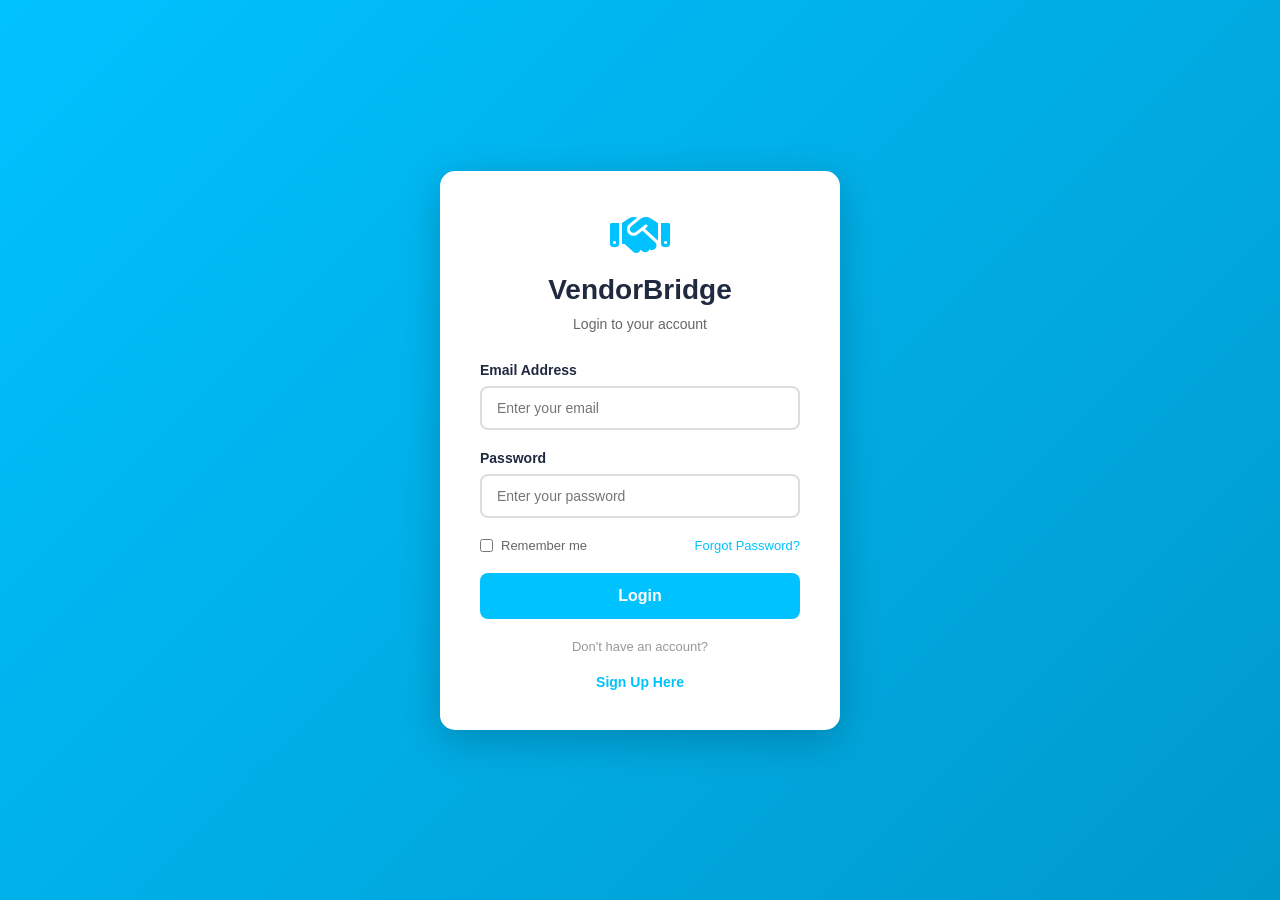
<file: index.html>
<!DOCTYPE html>
<html lang="en">

<head>
    <meta charset="UTF-8" />
    <meta name="viewport" content="width=device-width, initial-scale=1.0" />
    <title>VendorBridge Dashboard</title>

    <style>
        * {
            margin: 0;
            padding: 0;
            box-sizing: border-box;
            font-family: Arial, sans-serif;
        }

        /* Layout */
        body {
            display: flex;
            height: 100vh;
            background: #f4f6f9;
        }

        /* Sidebar */
        .sidebar {
            width: 250px;
            background: #1f2a40;
            color: white;
            padding: 20px;
        }

        .sidebar h2 {
            margin-bottom: 30px;
            color: #00c2ff;
        }

        .sidebar a {
            display: block;
            color: white;
            text-decoration: none;
            padding: 12px;
            margin: 8px 0;
            border-radius: 8px;
            transition: 0.3s;
        }

        .sidebar a:hover {
            background: #00c2ff;
        }

        /* Main */
        .main {
            flex: 1;
            padding: 20px;
            overflow-y: auto;
        }

        /* Header */
        .header {
            background: white;
            padding: 15px;
            border-radius: 10px;
            margin-bottom: 20px;
            box-shadow: 0 2px 5px rgba(0, 0, 0, 0.1);
        }

        .header h1 {
            font-size: 22px;
        }

        /* Cards */
        .cards {
            display: grid;
            grid-template-columns: repeat(4, 1fr);
            gap: 15px;
            margin-bottom: 20px;
        }

        .card {
            background: white;
            padding: 20px;
            border-radius: 10px;
            box-shadow: 0 2px 5px rgba(0, 0, 0, 0.1);
            text-align: center;
        }

        .card h3 {
            color: #1f2a40;
        }

        .card p {
            font-size: 24px;
            margin-top: 10px;
            color: #00c2ff;
        }

        /* Sections */
        .section {
            background: white;
            padding: 20px;
            border-radius: 10px;
            margin-bottom: 20px;
            box-shadow: 0 2px 5px rgba(0, 0, 0, 0.1);
        }

        .section h2 {
            margin-bottom: 15px;
            color: #1f2a40;
        }

        /* Table */
        table {
            width: 100%;
            border-collapse: collapse;
        }

        table th,
        table td {
            padding: 10px;
            border-bottom: 1px solid #ddd;
            text-align: left;
        }

        .status {
            padding: 5px 10px;
            border-radius: 5px;
            font-size: 12px;
        }

        .approved {
            background: #d4f8d4;
            color: green;
        }

        .pending {
            background: #fff3cd;
            color: #b58900;
        }

        /* Buttons */
        button {
            padding: 8px 12px;
            border: none;
            background: #00c2ff;
            color: white;
            border-radius: 6px;
            cursor: pointer;
        }

        button:hover {
            background: #0099cc;
        }

        /* Responsive */
        @media(max-width: 900px) {
            .cards {
                grid-template-columns: repeat(2, 1fr);
            }

            .sidebar {
                width: 180px;
            }
        }
    </style>
<base href="./">
</head>

<body>



    <div class="sidebar">
    <h2>VendorBridge</h2>
    
    <!-- User Info (shows after login) -->
    <div id="userInfo" style="padding: 15px; background: #2a3850; border-radius: 8px; margin-bottom: 20px; display: none;">
        <p id="userName" style="font-weight: 600; margin-bottom: 5px;"></p>
        <p id="userEmail" style="font-size: 12px; color: #00c2ff;"></p>
    </div>

    <a href="./index.html"><i class="fas fa-home"></i> Dashboard</a>
    <a href="./vendors.html"><i class="fas fa-users"></i> Vendors</a>
    <a href="./rfq.html"><i class="fas fa-file-invoice"></i> RFQ</a>
    <a href="./quotations.html"><i class="fas fa-clipboard-list"></i> Quotations</a>
    <a href="./po.html"><i class="fas fa-shopping-cart"></i> Purchase Orders</a>
    <a href="./invoices.html"><i class="fas fa-receipt"></i> Invoices</a>
    <a href="./tracking.html"><i class="fas fa-truck"></i> Tracking</a>
    
    <!-- Logout Button -->
    <a href="#" id="logoutBtn" style="background: #dc3545; margin-top: 20px;"><i class="fas fa-sign-out-alt"></i> Logout</a>
</div>

<script>
// Show user info after login
function showUserInfo() {
    const currentUser = localStorage.getItem('currentUser');
    if (currentUser) {
        const user = JSON.parse(currentUser);
        document.getElementById('userInfo').style.display = 'block';
        document.getElementById('userName').textContent = user.name || user.email;
        document.getElementById('userEmail').textContent = user.email || '';
    }
}

// Logout function
document.getElementById('logoutBtn').addEventListener('click', function() {
    if (confirm('Are you sure you want to logout?')) {
        localStorage.removeItem('currentUser');
        alert('Logged out successfully!');
        window.location.href = './login.html';
    }
});

// Show user info on page load
showUserInfo();
</script>


    <!-- Main -->
    <div class="main">

        <div class="header">
            <h1>Procurement Dashboard</h1>
        </div>

        <!-- Cards -->
        <div class="cards">
            <div class="card">
                <h3>Vendors</h3>
                <p>12</p>
            </div>
            <div class="card">
                <h3>RFQs</h3>
                <p>5</p>
            </div>
            <div class="card">
                <h3>Quotations</h3>
                <p>18</p>
            </div>
            <div class="card">
                <h3>Invoices</h3>
                <p>7</p>
            </div>
        </div>

        <!-- RFQ Table -->
        <div class="section">
            <h2>Recent RFQs</h2>
            <table>
                <tr>
                    <th>RFQ Title</th>
                    <th>Vendor</th>
                    <th>Status</th>
                    <th>Action</th>
                </tr>

                <tr>
                    <td>Office Chairs</td>
                    <td>ABC Suppliers</td>
                    <td><span class="status pending">Pending</span></td>
                    <td><button>View</button></td>
                </tr>

                <tr>
                    <td>Laptops</td>
                    <td>TechWorld</td>
                    <td><span class="status approved">Approved</span></td>
                    <td><button>View</button></td>
                </tr>

            </table>
        </div>

        <!-- Quick Actions -->
        <div class="section">
            <h2>Quick Actions</h2>

            <button onclick="location.href='vendors.html'">Create Vendor</button>
            <button onclick="location.href='rfq.html'">Create RFQ</button>
            <button onclick="location.href='quotations.html'">Add Quotation</button>
            <button onclick="location.href='po.html'">Generate PO</button>
            <button onclick="location.href='invoices.html'">Create Invoice</button>
        </div>

    </div>
    <script>
// Check if user is logged in
function checkLogin() {
    const currentUser = localStorage.getItem('currentUser');
    
    if (!currentUser) {
        // User not logged in - redirect to login page
        window.location.href = './login.html';
        return false;
    }
    
    const user = JSON.parse(currentUser);
    console.log('Logged in user:', user.name || user.email);
    return true;
}

// Check login immediately when page loads
checkLogin();
</script>


</body>

</html>
</file>
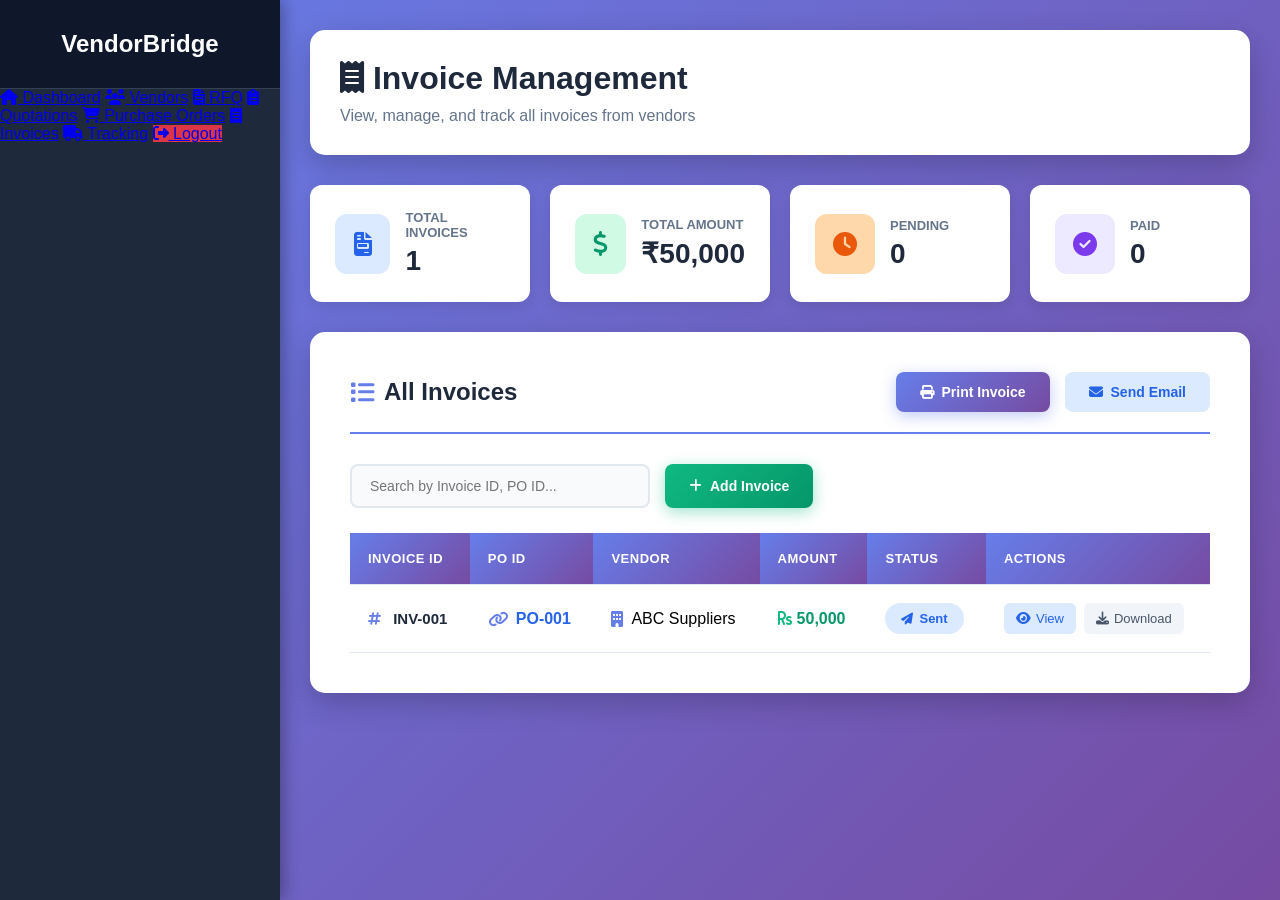
<file: invoices.html>
<!DOCTYPE html>
<html>
<head>
    <title>Invoices - VendorBridge</title>
    <meta charset="UTF-8">
    <meta name="viewport" content="width=device-width, initial-scale=1.0">
    <link rel="stylesheet" href="C:\Users\Asus\OneDrive\Desktop\hackathon\static\style.css">
    <base href="./">
    <link rel="stylesheet" href="https://cdnjs.cloudflare.com/ajax/libs/font-awesome/6.4.0/css/all.min.css">
</head>
<body>
        <div class="sidebar">
    <h2>VendorBridge</h2>
    
    <!-- User Info (shows after login) -->
    <div id="userInfo" style="padding: 15px; background: #2a3850; border-radius: 8px; margin-bottom: 20px; display: none;">
        <p id="userName" style="font-weight: 600; margin-bottom: 5px;"></p>
        <p id="userEmail" style="font-size: 12px; color: #00c2ff;"></p>
    </div>

    <a href="./index.html"><i class="fas fa-home"></i> Dashboard</a>
    <a href="./vendors.html"><i class="fas fa-users"></i> Vendors</a>
    <a href="./rfq.html"><i class="fas fa-file-invoice"></i> RFQ</a>
    <a href="./quotations.html"><i class="fas fa-clipboard-list"></i> Quotations</a>
    <a href="./po.html"><i class="fas fa-shopping-cart"></i> Purchase Orders</a>
    <a href="./invoices.html"><i class="fas fa-receipt"></i> Invoices</a>
    <a href="./tracking.html"><i class="fas fa-truck"></i> Tracking</a>
    
    <!-- Logout Button -->
    <a href="#" id="logoutBtn" style="background: #dc3545; margin-top: 20px;"><i class="fas fa-sign-out-alt"></i> Logout</a>
</div>

<script>
// Show user info after login
function showUserInfo() {
    const currentUser = localStorage.getItem('currentUser');
    if (currentUser) {
        const user = JSON.parse(currentUser);
        document.getElementById('userInfo').style.display = 'block';
        document.getElementById('userName').textContent = user.name || user.email;
        document.getElementById('userEmail').textContent = user.email || '';
    }
}

// Logout function
document.getElementById('logoutBtn').addEventListener('click', function() {
    if (confirm('Are you sure you want to logout?')) {
        localStorage.removeItem('currentUser');
        alert('Logged out successfully!');
        window.location.href = './login.html';
    }
});

// Show user info on page load
showUserInfo();
</script>
    
   
    <style>
    * {
        margin: 0;
        padding: 0;
        box-sizing: border-box;
        font-family: 'Segoe UI', Tahoma, Geneva, Verdana, sans-serif;
    }

    body {
        background: linear-gradient(135deg, #667eea 0%, #764ba2 100%);
        min-height: 100vh;
        padding: 30px;
    }

    .sidebar {
        width: 280px;
        height: 100vh;
        background: #1e293b;
        color: white;
        position: fixed;
        left: 0;
        top: 0;
        box-shadow: 4px 0 15px rgba(0, 0, 0, 0.3);
        overflow-y: auto;
    }

    .sidebar h2 {
        text-align: center;
        padding: 30px 20px;
        font-size: 24px;
        border-bottom: 1px solid #334155;
        background: #0f172a;
    }

    .sidebar h2 i {
        margin-right: 10px;
        color: #667eea;
    }

    .sidebar nav {
        padding: 20px 0;
    }

    .sidebar nav a {
        display: block;
        color: #cbd5e1;
        text-decoration: none;
        padding: 15px 25px;
        transition: all 0.3s ease;
        border-left: 3px solid transparent;
        font-size: 15px;
    }

    .sidebar nav a i {
        margin-right: 12px;
        width: 20px;
        text-align: center;
    }

    .sidebar nav a:hover {
        background: #334155;
        color: white;
        border-left: 3px solid #667eea;
        padding-left: 35px;
    }

    .sidebar nav a.active {
        background: #334155;
        color: white;
        border-left: 3px solid #667eea;
    }

    .main-content {
        margin-left: 280px;
        max-width: 1200px;
        margin-right: auto;
    }

    .page-header {
        background: white;
        padding: 30px;
        border-radius: 15px;
        margin-bottom: 30px;
        box-shadow: 0 10px 30px rgba(0, 0, 0, 0.2);
    }

    .page-header h1 {
        color: #1e293b;
        font-size: 32px;
        margin-bottom: 10px;
    }

    .page-header p {
        color: #64748b;
        font-size: 16px;
    }

    .stats-cards {
        display: grid;
        grid-template-columns: repeat(auto-fit, minmax(220px, 1fr));
        gap: 20px;
        margin-bottom: 30px;
    }

    .stat-card {
        background: white;
        padding: 25px;
        border-radius: 12px;
        box-shadow: 0 4px 15px rgba(0, 0, 0, 0.1);
        display: flex;
        align-items: center;
        gap: 15px;
    }

    .stat-icon {
        width: 60px;
        height: 60px;
        border-radius: 12px;
        display: flex;
        align-items: center;
        justify-content: center;
        font-size: 24px;
    }

    .stat-icon.blue {
        background: #dbeafe;
        color: #2563eb;
    }

    .stat-icon.green {
        background: #d1fae5;
        color: #059669;
    }

    .stat-icon.orange {
        background: #fed7aa;
        color: #ea580c;
    }

    .stat-icon.purple {
        background: #ede9fe;
        color: #7c3aed;
    }

    .stat-info h4 {
        color: #64748b;
        font-size: 13px;
        margin-bottom: 5px;
        text-transform: uppercase;
    }

    .stat-info p {
        color: #1e293b;
        font-size: 28px;
        font-weight: 700;
    }

    .invoice-container {
        background: white;
        padding: 40px;
        border-radius: 15px;
        box-shadow: 0 10px 30px rgba(0, 0, 0, 0.2);
    }

    .invoice-header {
        display: flex;
        justify-content: space-between;
        align-items: center;
        margin-bottom: 30px;
        padding-bottom: 20px;
        border-bottom: 2px solid #667eea;
    }

    .invoice-header h2 {
        color: #1e293b;
        font-size: 24px;
        display: flex;
        align-items: center;
        gap: 10px;
    }

    .invoice-header h2 i {
        color: #667eea;
    }

    .invoice-actions {
        display: flex;
        gap: 15px;
    }

    .action-btn {
        padding: 12px 24px;
        border: none;
        border-radius: 8px;
        cursor: pointer;
        font-size: 14px;
        font-weight: 600;
        transition: all 0.3s ease;
        display: flex;
        align-items: center;
        gap: 8px;
    }

    .print-btn {
        background: linear-gradient(135deg, #667eea 0%, #764ba2 100%);
        color: white;
        box-shadow: 0 4px 15px rgba(102, 126, 234, 0.4);
    }

    .print-btn:hover {
        transform: translateY(-2px);
        box-shadow: 0 6px 20px rgba(102, 126, 234, 0.5);
    }

    .email-btn {
        background: #dbeafe;
        color: #2563eb;
    }

    .email-btn:hover {
        background: #2563eb;
        color: white;
    }

    .search-add {
        display: flex;
        gap: 15px;
        margin-bottom: 25px;
    }

    .search-add input {
        padding: 12px 18px;
        border: 2px solid #e2e8f0;
        border-radius: 8px;
        font-size: 14px;
        transition: all 0.3s ease;
        width: 300px;
        background: #f8fafc;
    }

    .search-add input:focus {
        outline: none;
        border-color: #667eea;
        background: white;
        box-shadow: 0 0 0 3px rgba(102, 126, 234, 0.1);
    }

    .add-btn {
        padding: 12px 24px;
        background: linear-gradient(135deg, #10b981 0%, #059669 100%);
        color: white;
        border: none;
        border-radius: 8px;
        cursor: pointer;
        font-size: 14px;
        font-weight: 600;
        transition: all 0.3s ease;
        box-shadow: 0 4px 15px rgba(16, 185, 129, 0.4);
        display: flex;
        align-items: center;
        gap: 8px;
    }

    .add-btn:hover {
        transform: translateY(-2px);
        box-shadow: 0 6px 20px rgba(16, 185, 129, 0.5);
    }

    table {
        width: 100%;
        border-collapse: collapse;
    }

    th, td {
        padding: 18px;
        border-bottom: 1px solid #e2e8f0;
        text-align: left;
    }

    th {
        background: linear-gradient(135deg, #667eea 0%, #764ba2 100%);
        color: white;
        font-weight: 600;
        text-transform: uppercase;
        font-size: 13px;
        letter-spacing: 0.5px;
    }

    tr {
        transition: all 0.3s ease;
    }

    tr:hover {
        background: #f8fafc;
        transform: scale(1.01);
    }

    .invoice-id {
        font-weight: 700;
        color: #1e293b;
        font-size: 15px;
    }

    .invoice-id i {
        color: #667eea;
        margin-right: 8px;
    }

    .po-link {
        display: flex;
        align-items: center;
        gap: 8px;
        color: #2563eb;
        font-weight: 600;
        text-decoration: none;
    }

    .po-link i {
        color: #667eea;
    }

    .po-link:hover {
        text-decoration: underline;
    }

    .amount {
        font-weight: 700;
        color: #059669;
        font-size: 16px;
    }

    .amount i {
        color: #10b981;
        margin-right: 5px;
    }

    .status-badge {
        padding: 8px 16px;
        border-radius: 20px;
        font-size: 13px;
        font-weight: 600;
        display: inline-flex;
        align-items: center;
        gap: 6px;
    }

    .status-badge i {
        font-size: 12px;
    }

    .sent {
        background: #dbeafe;
        color: #2563eb;
    }

    .paid {
        background: #d1fae5;
        color: #065f46;
    }

    .pending {
        background: #fef3c7;
        color: #92400e;
    }

    .overdue {
        background: #fee2e2;
        color: #991b1b;
    }

    .actions {
        display: flex;
        gap: 8px;
    }

    .view-btn {
        padding: 8px 12px;
        background: #dbeafe;
        color: #2563eb;
        border: none;
        border-radius: 6px;
        cursor: pointer;
        font-size: 13px;
        transition: all 0.3s ease;
        display: flex;
        align-items: center;
        gap: 5px;
    }

    .view-btn:hover {
        background: #2563eb;
        color: white;
    }

    .download-btn {
        padding: 8px 12px;
        background: #f1f5f9;
        color: #475569;
        border: none;
        border-radius: 6px;
        cursor: pointer;
        font-size: 13px;
        transition: all 0.3s ease;
        display: flex;
        align-items: center;
        gap: 5px;
    }

    .download-btn:hover {
        background: #475569;
        color: white;
    }

    .empty-state {
        text-align: center;
        padding: 60px 20px;
        color: #94a3b8;
    }

    .empty-state i {
        font-size: 70px;
        margin-bottom: 20px;
        opacity: 0.5;
    }

    .empty-state p {
        font-size: 16px;
    }

    .invoice-modal {
        display: none;
        position: fixed;
        top: 0;
        left: 0;
        width: 100%;
        height: 100%;
        background: rgba(0, 0, 0, 0.7);
        z-index: 1000;
        align-items: center;
        justify-content: center;
    }

    .invoice-modal.active {
        display: flex;
    }

    .modal-content {
        background: white;
        padding: 40px;
        border-radius: 15px;
        max-width: 700px;
        width: 90%;
        max-height: 80vh;
        overflow-y: auto;
    }

    .modal-header {
        display: flex;
        justify-content: space-between;
        align-items: center;
        margin-bottom: 30px;
        padding-bottom: 20px;
        border-bottom: 2px solid #667eea;
    }

    .modal-header h3 {
        color: #1e293b;
        font-size: 24px;
    }

    .close-modal {
        background: none;
        border: none;
        font-size: 24px;
        color: #64748b;
        cursor: pointer;
    }

    .close-modal:hover {
        color: #1e293b;
    }

    .invoice-details {
        display: grid;
        grid-template-columns: 1fr 1fr;
        gap: 20px;
        margin-bottom: 30px;
    }

    .detail-item {
        padding: 15px;
        background: #f8fafc;
        border-radius: 8px;
    }

    .detail-item label {
        color: #64748b;
        font-size: 13px;
        margin-bottom: 5px;
    }

    .detail-item p {
        color: #1e293b;
        font-weight: 600;
        font-size: 16px;
    }

    .total-row {
        display: flex;
        justify-content: space-between;
        padding: 20px;
        background: linear-gradient(135deg, #667eea 0%, #764ba2 100%);
        color: white;
        border-radius: 8px;
        margin-top: 20px;
    }

    .total-row label {
        font-size: 16px;
        font-weight: 600;
    }

    .total-row p {
        font-size: 24px;
        font-weight: 700;
    }

    @media (max-width: 768px) {
        .sidebar {
            width: 220px;
        }

        .main-content {
            margin-left: 220px;
            padding: 20px;
        }

        .search-add input {
            width: 200px;
        }

        .invoice-actions {
            flex-direction: column;
        }

        .invoice-details {
            grid-template-columns: 1fr;
        }

        .stats-cards {
            grid-template-columns: 1fr;
        }

        th, td {
            padding: 12px 8px;
        }
    }
    </style>

    <div class="main-content">
        <div class="page-header">
            <h1><i class="fas fa-receipt"></i> Invoice Management</h1>
            <p>View, manage, and track all invoices from vendors</p>
        </div>

        <div class="stats-cards">
            <div class="stat-card">
                <div class="stat-icon blue">
                    <i class="fas fa-file-invoice"></i>
                </div>
                <div class="stat-info">
                    <h4>Total Invoices</h4>
                    <p id="totalInvoices">1</p>
                </div>
            </div>
            <div class="stat-card">
                <div class="stat-icon green">
                    <i class="fas fa-dollar-sign"></i>
                </div>
                <div class="stat-info">
                    <h4>Total Amount</h4>
                    <p id="totalAmount">₹50,000</p>
                </div>
            </div>
            <div class="stat-card">
                <div class="stat-icon orange">
                    <i class="fas fa-clock"></i>
                </div>
                <div class="stat-info">
                    <h4>Pending</h4>
                    <p id="pendingInvoices">0</p>
                </div>
            </div>
            <div class="stat-card">
                <div class="stat-icon purple">
                    <i class="fas fa-check-circle"></i>
                </div>
                <div class="stat-info">
                    <h4>Paid</h4>
                    <p id="paidInvoices">0</p>
                </div>
            </div>
        </div>

        <div class="invoice-container">
            <div class="invoice-header">
                <h2><i class="fas fa-list"></i> All Invoices</h2>
                <div class="invoice-actions">
                    <button class="action-btn print-btn" onclick="printInvoice()">
                        <i class="fas fa-print"></i> Print Invoice
                    </button>
                    <button class="action-btn email-btn" onclick="sendEmail()">
                        <i class="fas fa-envelope"></i> Send Email
                    </button>
                </div>
            </div>

            <div class="search-add">
                <input type="text" id="searchInvoice" placeholder="Search by Invoice ID, PO ID...">
                <button class="add-btn" onclick="addInvoice()">
                    <i class="fas fa-plus"></i> Add Invoice
                </button>
            </div>

            <table id="invoiceTable">
                <thead>
                    <tr>
                        <th>Invoice ID</th>
                        <th>PO ID</th>
                        <th>Vendor</th>
                        <th>Amount</th>
                        <th>Status</th>
                        <th>Actions</th>
                    </tr>
                </thead>
                <tbody id="invoiceList">
                    <tr>
                        <td><span class="invoice-id"><i class="fas fa-hashtag"></i> INV-001</span></td>
                        <td><a href="#" class="po-link"><i class="fas fa-link"></i> PO-001</a></td>
                        <td><div style="display: flex; align-items: center; gap: 8px;"><i class="fas fa-building" style="color: #667eea;"></i> ABC Suppliers</div></td>
                        <td><span class="amount"><i class="fas fa-rupee-sign"></i>50,000</span></td>
                        <td><span class="status-badge sent"><i class="fas fa-paper-plane"></i> Sent</span></td>
                        <td>
                            <div class="actions">
                                <button class="view-btn" onclick="viewInvoice('INV-001')"><i class="fas fa-eye"></i> View</button>
                                <button class="download-btn" onclick="downloadInvoice('INV-001')"><i class="fas fa-download"></i> Download</button>
                            </div>
                        </td>
                    </tr>
                </tbody>
            </table>

            <div id="emptyState" class="empty-state" style="display: none;">
                <i class="fas fa-receipt"></i>
                <p>No invoices yet. Create your first invoice above.</p>
            </div>
        </div>
    </div>

    <div class="invoice-modal" id="invoiceModal">
        <div class="modal-content">
            <div class="modal-header">
                <h3><i class="fas fa-file-invoice"></i> Invoice Details</h3>
                <button class="close-modal" onclick="closeModal()">&times;</button>
            </div>
            <div class="invoice-details" id="modalInvoiceDetails">
            </div>
            <div class="total-row">
                <label>Total Amount</label>
                <p id="modalTotal">₹0</p>
            </div>
        </div>
    </div>

    <script src="C:\Users\Asus\OneDrive\Desktop\hackathon\static\script.js"></script>
    <script>
    let invoices = [
        {
            id: 'INV-001',
            poId: 'PO-001',
            vendor: 'ABC Suppliers',
            amount: 50000,
            status: 'Sent',
            date: '2026-06-01',
            dueDate: '2026-06-15'
        }
    ];

    // Load from localStorage
    function loadInvoices() {
        const saved = localStorage.getItem('invoices');
        if (saved) {
            invoices = JSON.parse(saved);
            displayInvoices();
        }
    }

    // Save to localStorage
    function saveInvoices() {
        localStorage.setItem('invoices', JSON.stringify(invoices));
        updateStats();
    }

    // Display invoices
    function displayInvoices() {
        const invoiceList = document.getElementById('invoiceList');
        const emptyState = document.getElementById('emptyState');
        const invoiceTable = document.getElementById('invoiceTable');

        if (invoices.length === 0) {
            invoiceTable.style.display = 'none';
            emptyState.style.display = 'block';
            return;
        }

        invoiceTable.style.display = 'table';
        emptyState.style.display = 'none';
        invoiceList.innerHTML = '';

        invoices.forEach(inv => {
            const tr = document.createElement('tr');
            const statusClass = inv.status.toLowerCase();
            const statusIcon = getStatusIcon(inv.status);

            tr.innerHTML = `
                <td><span class="invoice-id"><i class="fas fa-hashtag"></i> ${inv.id}</span></td>
                <td><a href="#" class="po-link"><i class="fas fa-link"></i> ${inv.poId}</a></td>
                <td><div style="display: flex; align-items: center; gap: 8px;"><i class="fas fa-building" style="color: #667eea;"></i> ${inv.vendor}</div></td>
                <td><span class="amount"><i class="fas fa-rupee-sign"></i>${inv.amount.toLocaleString('en-IN')}</span></td>
                <td><span class="status-badge ${statusClass}"><i class="fas ${statusIcon}"></i> ${inv.status}</span></td>
                <td>
                    <div class="actions">
                        <button class="view-btn" onclick="viewInvoice('${inv.id}')"><i class="fas fa-eye"></i> View</button>
                        <button class="download-btn" onclick="downloadInvoice('${inv.id}')"><i class="fas fa-download"></i> Download</button>
                    </div>
                </td>
            `;
            invoiceList.appendChild(tr);
        });

        updateStats();
    }

    // Get status icon
    function getStatusIcon(status) {
        switch(status.toLowerCase()) {
            case 'sent': return 'fa-paper-plane';
            case 'paid': return 'fa-check';
            case 'pending': return 'fa-clock';
            case 'overdue': return 'fa-times';
            default: return 'fa-paper-plane';
        }
    }

    // Update statistics
    function updateStats() {
        const total = invoices.length;
        const totalAmount = invoices.reduce((sum, inv) => sum + inv.amount, 0);
        const pending = invoices.filter(inv => inv.status === 'Pending' || inv.status === 'Sent').length;
        const paid = invoices.filter(inv => inv.status === 'Paid').length;

        document.getElementById('totalInvoices').textContent = total;
        document.getElementById('totalAmount').textContent = '₹' + totalAmount.toLocaleString('en-IN');
        document.getElementById('pendingInvoices').textContent = pending;
        document.getElementById('paidInvoices').textContent = paid;
    }

    // Add invoice
    function addInvoice() {
        const id = 'INV-' + (invoices.length + 1).toString().padStart(3, '0');
        const poId = prompt('Enter PO ID:');
        if (!poId) return;

        const vendor = prompt('Enter Vendor Name:');
        if (!vendor) return;

        const amount = prompt('Enter Amount:');
        if (!amount || isNaN(amount)) return;

        const status = prompt('Enter Status (Sent/Paid/Pending/Overdue):', 'Sent');

        const invoice = {
            id: id,
            poId: poId,
            vendor: vendor,
            amount: parseFloat(amount),
            status: status || 'Sent',
            date: new Date().toISOString().split('T')[0],
            dueDate: new Date(Date.now() + 14 * 24 * 60 * 60 * 1000).toISOString().split('T')[0]
        };

        invoices.unshift(invoice);
        saveInvoices();
        displayInvoices();
        alert('Invoice Created Successfully!');
    }

    // View invoice
    function viewInvoice(id) {
        const inv = invoices.find(i => i.id === id);
        if (inv) {
            const modalDetails = document.getElementById('modalInvoiceDetails');
            modalDetails.innerHTML = `
                <div class="detail-item">
                    <label>Invoice ID</label>
                    <p>${inv.id}</p>
                </div>
                <div class="detail-item">
                    <label>PO ID</label>
                    <p>${inv.poId}</p>
                </div>
                <div class="detail-item">
                    <label>Vendor</label>
                    <p>${inv.vendor}</p>
                </div>
                <div class="detail-item">
                    <label>Status</label>
                    <p>${inv.status}</p>
                </div>
                <div class="detail-item">
                    <label>Invoice Date</label>
                    <p>${inv.date}</p>
                </div>
                <div class="detail-item">
                    <label>Due Date</label>
                    <p>${inv.dueDate}</p>
                </div>
            `;
            document.getElementById('modalTotal').textContent = '₹' + inv.amount.toLocaleString('en-IN');
            document.getElementById('invoiceModal').classList.add('active');
        }
    }

    // Close modal
    function closeModal() {
        document.getElementById('invoiceModal').classList.remove('active');
    }

    // Download invoice
    function downloadInvoice(id) {
        alert('Invoice ' + id + ' downloaded successfully!');
    }

    // Print invoice
    function printInvoice() {
        alert('Invoice print dialog opened!');
    }

    // Send email
    function sendEmail() {
        alert('Email sent to vendor!');
    }

    // Search invoice
    document.getElementById('searchInvoice').addEventListener('input', function(e) {
        const searchTerm = e.target.value.toLowerCase();
        const rows = document.querySelectorAll('#invoiceList tr');

        rows.forEach(row => {
            const text = row.textContent.toLowerCase();
            row.style.display = text.includes(searchTerm) ? '' : 'none';
        });
    });

    // Initialize
    loadInvoices();
    </script>
</body>
</html>
</file>
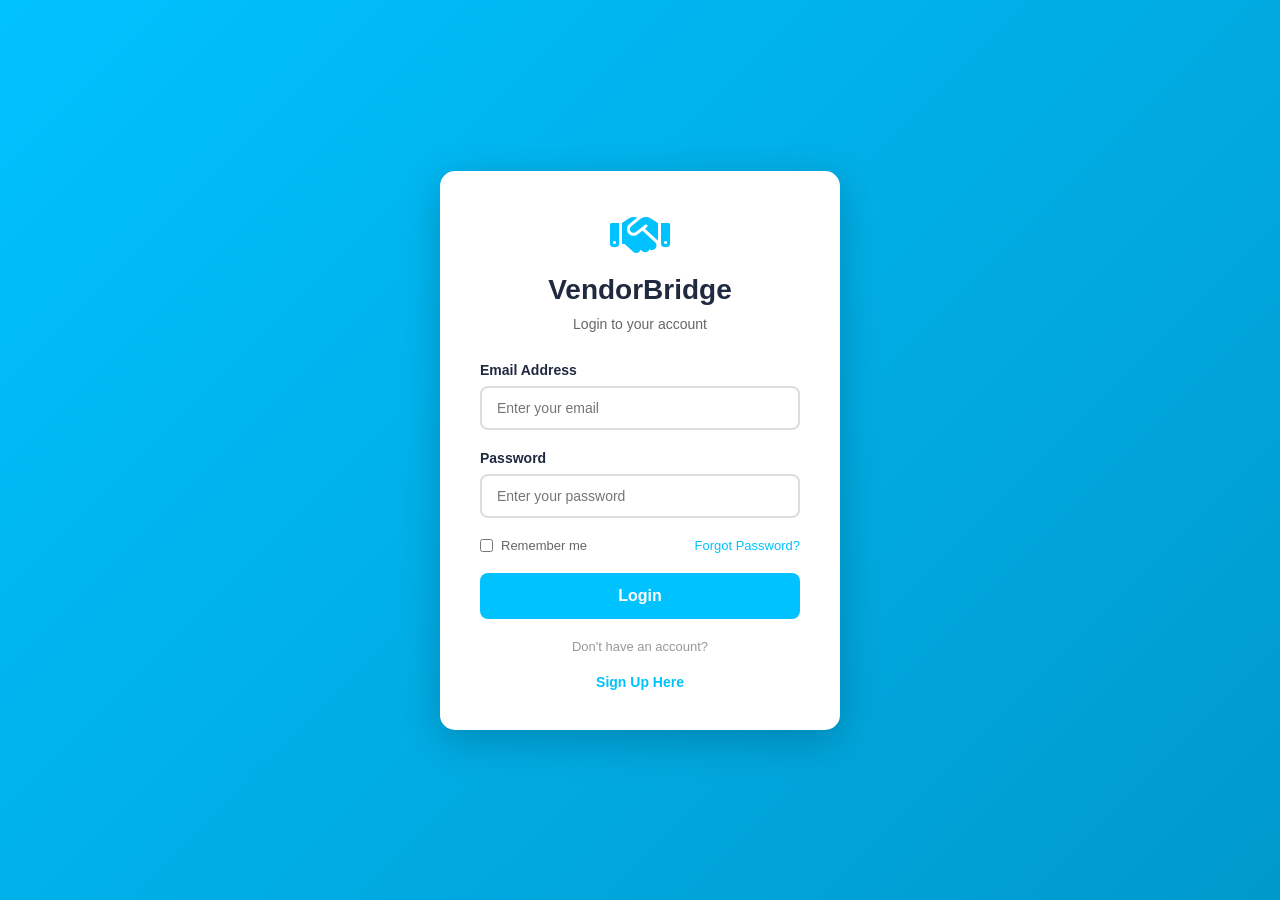
<file: login.html>
<!DOCTYPE html>
<html lang="en">
<head>
    <meta charset="UTF-8" />
    <meta name="viewport" content="width=device-width, initial-scale=1.0" />
    <title>Login - VendorBridge</title>
    <link rel="stylesheet" href="https://cdnjs.cloudflare.com/ajax/libs/font-awesome/6.4.0/css/all.min.css">
    <style>
        * {
            margin: 0;
            padding: 0;
            box-sizing: border-box;
            font-family: Arial, sans-serif;
        }

        body {
            background: linear-gradient(135deg, #00c2ff 0%, #0099cc 100%);
            min-height: 100vh;
            display: flex;
            align-items: center;
            justify-content: center;
            padding: 20px;
        }

        .login-container {
            background: white;
            padding: 40px;
            border-radius: 15px;
            box-shadow: 0 10px 40px rgba(0, 0, 0, 0.2);
            max-width: 400px;
            width: 100%;
        }

        .login-header {
            text-align: center;
            margin-bottom: 30px;
        }

        .login-header i {
            font-size: 48px;
            color: #00c2ff;
            margin-bottom: 15px;
        }

        .login-header h1 {
            color: #1f2a40;
            font-size: 28px;
            margin-bottom: 10px;
        }

        .login-header p {
            color: #666;
            font-size: 14px;
        }

        .form-group {
            margin-bottom: 20px;
        }

        .form-group label {
            display: block;
            color: #1f2a40;
            font-weight: 600;
            margin-bottom: 8px;
            font-size: 14px;
        }

        .form-group input {
            width: 100%;
            padding: 12px 15px;
            border: 2px solid #ddd;
            border-radius: 8px;
            font-size: 14px;
            transition: 0.3s;
        }

        .form-group input:focus {
            outline: none;
            border-color: #00c2ff;
        }

        .options {
            display: flex;
            justify-content: space-between;
            align-items: center;
            margin-bottom: 20px;
            font-size: 13px;
        }

        .checkbox {
            display: flex;
            align-items: center;
            gap: 8px;
            color: #666;
        }

        .forgot-link {
            color: #00c2ff;
            text-decoration: none;
        }

        .forgot-link:hover {
            text-decoration: underline;
        }

        .login-btn {
            width: 100%;
            padding: 14px;
            background: #00c2ff;
            color: white;
            border: none;
            border-radius: 8px;
            font-size: 16px;
            font-weight: 600;
            cursor: pointer;
            transition: 0.3s;
        }

        .login-btn:hover {
            background: #0099cc;
        }

        .divider {
            text-align: center;
            margin: 20px 0;
            color: #999;
            font-size: 13px;
        }

        .signup-link {
            text-align: center;
            color: #666;
            font-size: 14px;
        }

        .signup-link a {
            color: #00c2ff;
            text-decoration: none;
            font-weight: 600;
        }

        .signup-link a:hover {
            text-decoration: underline;
        }
    </style>
</head>
<body>
    <div class="login-container">
        <div class="login-header">
            <i class="fas fa-handshake"></i>
            <h1>VendorBridge</h1>
            <p>Login to your account</p>
        </div>

        <form onsubmit="handleLogin(event)">
            <div class="form-group">
                <label>Email Address</label>
                <input type="email" id="email" placeholder="Enter your email" required>
            </div>

            <div class="form-group">
                <label>Password</label>
                <input type="password" id="password" placeholder="Enter your password" required>
            </div>

            <div class="options">
                <label class="checkbox">
                    <input type="checkbox" id="remember">
                    Remember me
                </label>
                <a href="#" class="forgot-link">Forgot Password?</a>
            </div>

            <button type="submit" class="login-btn">Login</button>
        </form>

        <div class="divider">Don't have an account?</div>

        <p class="signup-link">
            <a href="./signup.html">Sign Up Here</a>
        </p>
    </div>

    <script>
    function handleLogin(event) {
        event.preventDefault();
        
        const email = document.getElementById('email').value;
        const password = document.getElementById('password').value;
        const remember = document.getElementById('remember').checked;

        // Check if user exists in localStorage
        const users = JSON.parse(localStorage.getItem('users') || '[]');
        const user = users.find(u => u.email === email && u.password === password);

        if (user) {
            // Store current user
            localStorage.setItem('currentUser', JSON.stringify({
                name: user.name,
                email: user.email,
                company: user.company,
                isLoggedIn: true
            }));

            if (remember) {
                localStorage.setItem('rememberedEmail', email);
            }

            alert('Login Successful! Welcome ' + user.name);
            window.location.href = './index.html';
        } else {
            alert('Invalid email or password!');
        }
    }

    // Check if email is remembered
    const rememberedEmail = localStorage.getItem('rememberedEmail');
    if (rememberedEmail) {
        document.getElementById('email').value = rememberedEmail;
        document.getElementById('remember').checked = true;
    }
    </script>
</body>
</html>
</file>
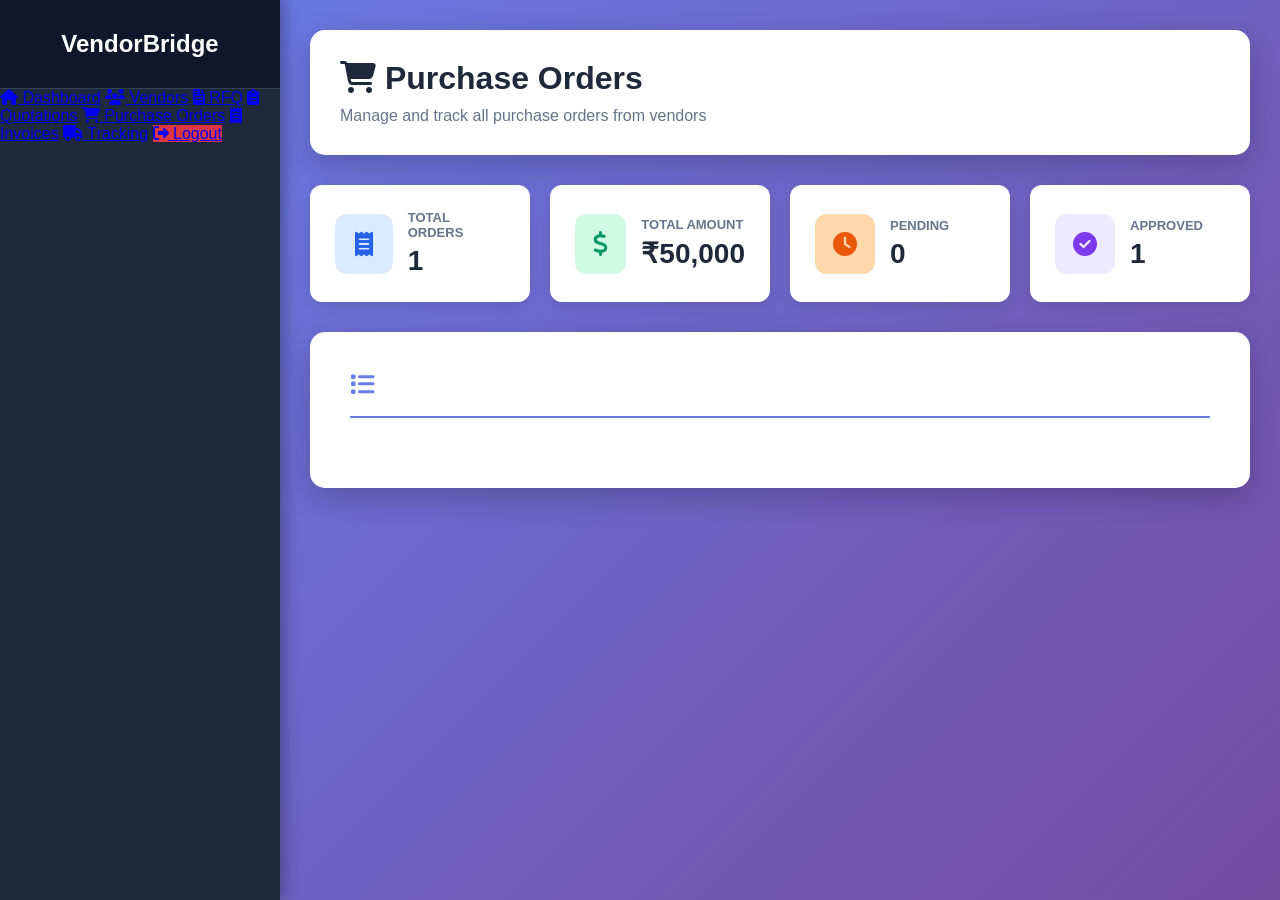
<file: po.html>
<!DOCTYPE html>
<html>
<head>
    <title>Purchase Orders - VendorBridge</title>
    <meta charset="UTF-8">
    <meta name="viewport" content="width=device-width, initial-scale=1.0">
    <link rel="stylesheet" href="C:\Users\Asus\OneDrive\Desktop\hackathon\static\style.css">
    <base href="./">
    <link rel="stylesheet" href="https://cdnjs.cloudflare.com/ajax/libs/font-awesome/6.4.0/css/all.min.css">
</head>
<body>
        <div class="sidebar">
    <h2>VendorBridge</h2>
    
    <!-- User Info (shows after login) -->
    <div id="userInfo" style="padding: 15px; background: #2a3850; border-radius: 8px; margin-bottom: 20px; display: none;">
        <p id="userName" style="font-weight: 600; margin-bottom: 5px;"></p>
        <p id="userEmail" style="font-size: 12px; color: #00c2ff;"></p>
    </div>

    <a href="./index.html"><i class="fas fa-home"></i> Dashboard</a>
    <a href="./vendors.html"><i class="fas fa-users"></i> Vendors</a>
    <a href="./rfq.html"><i class="fas fa-file-invoice"></i> RFQ</a>
    <a href="./quotations.html"><i class="fas fa-clipboard-list"></i> Quotations</a>
    <a href="./po.html"><i class="fas fa-shopping-cart"></i> Purchase Orders</a>
    <a href="./invoices.html"><i class="fas fa-receipt"></i> Invoices</a>
    <a href="./tracking.html"><i class="fas fa-truck"></i> Tracking</a>
    
    <!-- Logout Button -->
    <a href="#" id="logoutBtn" style="background: #dc3545; margin-top: 20px;"><i class="fas fa-sign-out-alt"></i> Logout</a>
</div>

<script>
// Show user info after login
function showUserInfo() {
    const currentUser = localStorage.getItem('currentUser');
    if (currentUser) {
        const user = JSON.parse(currentUser);
        document.getElementById('userInfo').style.display = 'block';
        document.getElementById('userName').textContent = user.name || user.email;
        document.getElementById('userEmail').textContent = user.email || '';
    }
}

// Logout function
document.getElementById('logoutBtn').addEventListener('click', function() {
    if (confirm('Are you sure you want to logout?')) {
        localStorage.removeItem('currentUser');
        alert('Logged out successfully!');
        window.location.href = './login.html';
    }
});

// Show user info on page load
showUserInfo();
</script>
    
 
    <style>
    * {
        margin: 0;
        padding: 0;
        box-sizing: border-box;
        font-family: 'Segoe UI', Tahoma, Geneva, Verdana, sans-serif;
    }

    body {
        background: linear-gradient(135deg, #667eea 0%, #764ba2 100%);
        min-height: 100vh;
        padding: 30px;
    }

    .sidebar {
        width: 280px;
        height: 100vh;
        background: #1e293b;
        color: white;
        position: fixed;
        left: 0;
        top: 0;
        box-shadow: 4px 0 15px rgba(0, 0, 0, 0.3);
        overflow-y: auto;
    }

    .sidebar h2 {
        text-align: center;
        padding: 30px 20px;
        font-size: 24px;
        border-bottom: 1px solid #334155;
        background: #0f172a;
    }

    .sidebar h2 i {
        margin-right: 10px;
        color: #667eea;
    }

    .sidebar nav {
        padding: 20px 0;
    }

    .sidebar nav a {
        display: block;
        color: #cbd5e1;
        text-decoration: none;
        padding: 15px 25px;
        transition: all 0.3s ease;
        border-left: 3px solid transparent;
        font-size: 15px;
    }

    .sidebar nav a i {
        margin-right: 12px;
        width: 20px;
        text-align: center;
    }

    .sidebar nav a:hover {
        background: #334155;
        color: white;
        border-left: 3px solid #667eea;
        padding-left: 35px;
    }

    .sidebar nav a.active {
        background: #334155;
        color: white;
        border-left: 3px solid #667eea;
    }

    .main-content {
        margin-left: 280px;
        max-width: 1200px;
        margin-right: auto;
    }

    .page-header {
        background: white;
        padding: 30px;
        border-radius: 15px;
        margin-bottom: 30px;
        box-shadow: 0 10px 30px rgba(0, 0, 0, 0.2);
    }

    .page-header h1 {
        color: #1e293b;
        font-size: 32px;
        margin-bottom: 10px;
    }

    .page-header p {
        color: #64748b;
        font-size: 16px;
    }

    .stats-cards {
        display: grid;
        grid-template-columns: repeat(auto-fit, minmax(220px, 1fr));
        gap: 20px;
        margin-bottom: 30px;
    }

    .stat-card {
        background: white;
        padding: 25px;
        border-radius: 12px;
        box-shadow: 0 4px 15px rgba(0, 0, 0, 0.1);
        display: flex;
        align-items: center;
        gap: 15px;
    }

    .stat-icon {
        width: 60px;
        height: 60px;
        border-radius: 12px;
        display: flex;
        align-items: center;
        justify-content: center;
        font-size: 24px;
    }

    .stat-icon.blue {
        background: #dbeafe;
        color: #2563eb;
    }

    .stat-icon.green {
        background: #d1fae5;
        color: #059669;
    }

    .stat-icon.orange {
        background: #fed7aa;
        color: #ea580c;
    }

    .stat-icon.purple {
        background: #ede9fe;
        color: #7c3aed;
    }

    .stat-info h4 {
        color: #64748b;
        font-size: 13px;
        margin-bottom: 5px;
        text-transform: uppercase;
    }

    .stat-info p {
        color: #1e293b;
        font-size: 28px;
        font-weight: 700;
    }

    .po-container {
        background: white;
        padding: 40px;
        border-radius: 15px;
        box-shadow: 0 10px 30px rgba(0, 0, 0, 0.2);
    }

    .po-header {
        display: flex;
        justify-content: space-between;
        align-items: center;
        margin-bottom: 30px;
        padding-bottom: 20px;
        border-bottom: 2px solid #667eea;
    }

    .po-header h2 {
        color: #1e293b;
        font-size: 24px;
        display: flex;
        align-items: center;
        gap: 10px;
    }

    .po-header h2 i {
        color: #667eea;
    }

    .search-add {
        display: flex;
        gap: 15px;
    }

    .search-add input {
        padding: 12px 18px;
        border: 2px solid #e2e8f0;
        border-radius: 8px;
        font-size: 14px;
        transition: all 0.3s ease;
        width: 300px;
        background: #f8fafc;
    }

    .search-add input:focus {
        outline: none;
        border-color: #667eea;
        background: white;
        box-shadow: 0 0 0 3px rgba(102, 126, 234, 0.1);
    }

    .add-btn {
        padding: 12px 24px;
        background: linear-gradient(135deg, #667eea 0%, #764ba2 100%);
        color: white;
        border: none;
        border-radius: 8px;
        cursor: pointer;
        font-size: 14px;
        font-weight: 600;
        transition: all 0.3s ease;
        box-shadow: 0 4px 15px rgba(102, 126, 234, 0.4);
        display: flex;
        align-items: center;
        gap: 8px;
    }

    .add-btn:hover {
        transform: translateY(-2px);
        box-shadow: 0 6px 20px rgba(102, 126, 234, 0.5);
    }

    table {
        width: 100%;
        border-collapse: collapse;
    }

    th, td {
        padding: 18px;
        border-bottom: 1px solid #e2e8f0;
        text-align: left;
    }

    th {
        background: linear-gradient(135deg, #667eea 0%, #764ba2 100%);
        color: white;
        font-weight: 600;
        text-transform: uppercase;
        font-size: 13px;
        letter-spacing: 0.5px;
    }

    tr {
        transition: all 0.3s ease;
    }

    tr:hover {
        background: #f8fafc;
        transform: scale(1.01);
    }

    .po-id {
        font-weight: 700;
        color: #1e293b;
        font-size: 15px;
    }

    .po-id i {
        color: #667eea;
        margin-right: 8px;
    }

    .vendor-name {
        display: flex;
        align-items: center;
        gap: 10px;
        color: #334155;
        font-weight: 600;
    }

    .vendor-name i {
        color: #667eea;
    }

    .amount {
        font-weight: 700;
        color: #059669;
        font-size: 16px;
    }

    .amount i {
        color: #10b981;
        margin-right: 5px;
    }

    .status-badge {
        padding: 8px 16px;
        border-radius: 20px;
        font-size: 13px;
        font-weight: 600;
        display: inline-flex;
        align-items: center;
        gap: 6px;
    }

    .status-badge i {
        font-size: 12px;
    }

    .approved {
        background: #d1fae5;
        color: #065f46;
    }

    .pending {
        background: #fef3c7;
        color: #92400e;
    }

    .rejected {
        background: #fee2e2;
        color: #991b1b;
    }

    .processing {
        background: #dbeafe;
        color: #1e40af;
    }

    .actions {
        display: flex;
        gap: 10px;
    }

    .action-btn {
        padding: 8px 12px;
        border: none;
        border-radius: 6px;
        cursor: pointer;
        font-size: 13px;
        transition: all 0.3s ease;
        display: flex;
        align-items: center;
        gap: 5px;
    }

    .view-btn {
        background: #dbeafe;
        color: #2563eb;
    }

    .view-btn:hover {
        background: #2563eb;
        color: white;
    }

    .edit-btn {
        background: #fef3c7;
        color: #ea580c;
    }

    .edit-btn:hover {
        background: #ea580c;
        color: white;
    }

    .empty-state {
        text-align: center;
        padding: 60px 20px;
        color: #94a3b8;
    }

    .empty-state i {
        font-size: 70px;
        margin-bottom: 20px;
        opacity: 0.5;
    }

    .empty-state p {
        font-size: 16px;
    }

    @media (max-width: 768px) {
        .sidebar {
            width: 220px;
        }

        .main-content {
            margin-left: 220px;
            padding: 20px;
        }

        .search-add input {
            width: 200px;
        }

        th, td {
            padding: 12px 8px;
        }

        .stats-cards {
            grid-template-columns: 1fr;
        }
    }
    </style>

    <div class="main-content">
        <div class="page-header">
            <h1><i class="fas fa-shopping-cart"></i> Purchase Orders</h1>
            <p>Manage and track all purchase orders from vendors</p>
        </div>

        <div class="stats-cards">
            <div class="stat-card">
                <div class="stat-icon blue">
                    <i class="fas fa-receipt"></i>
                </div>
                <div class="stat-info">
                    <h4>Total Orders</h4>
                    <p id="totalOrders">1</p>
                </div>
            </div>
            <div class="stat-card">
                <div class="stat-icon green">
                    <i class="fas fa-dollar-sign"></i>
                </div>
                <div class="stat-info">
                    <h4>Total Amount</h4>
                    <p id="totalAmount">₹50,000</p>
                </div>
            </div>
            <div class="stat-card">
                <div class="stat-icon orange">
                    <i class="fas fa-clock"></i>
                </div>
                <div class="stat-info">
                    <h4>Pending</h4>
                    <p id="pendingOrders">0</p>
                </div>
            </div>
            <div class="stat-card">
                <div class="stat-icon purple">
                    <i class="fas fa-check-circle"></i>
                </div>
                <div class="stat-info">
                    <h4>Approved</h4>
                    <p id="approvedOrders">1</p>
                </div>
            </div>
        </div>

        <div class="po-container">
            <div class="po-header">
                <h2><i class="fas fa-list"></i>
</file>
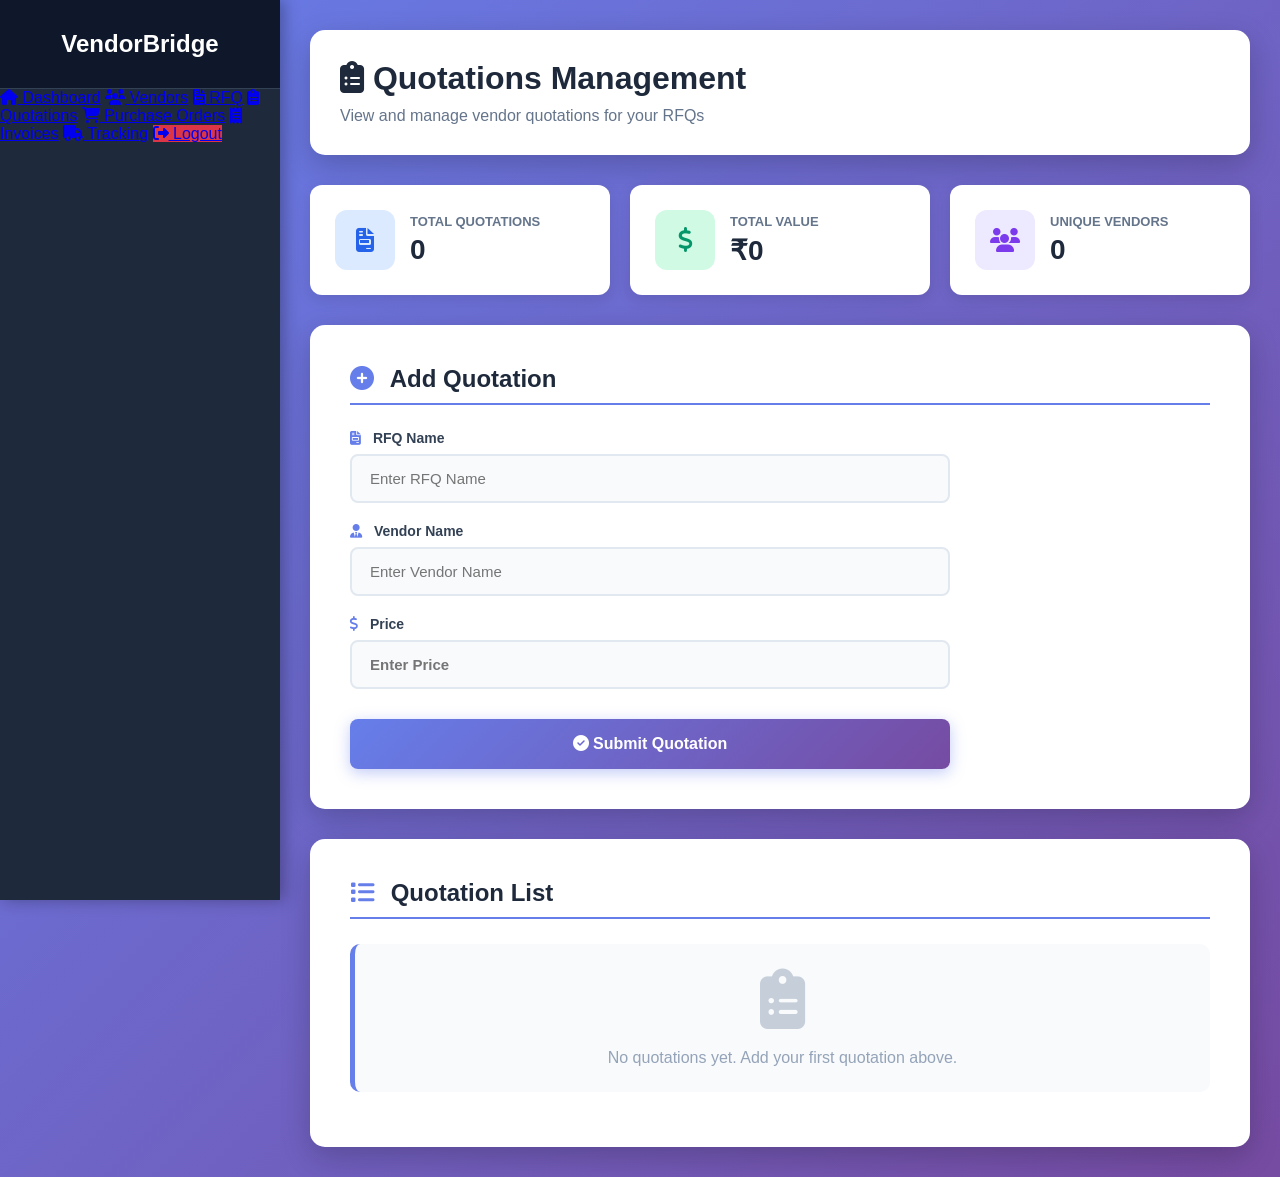
<file: quotations.html>
<!DOCTYPE html>
<html>
<head>
    <title>Quotations - VendorBridge</title>
    <meta charset="UTF-8">
    <meta name="viewport" content="width=device-width, initial-scale=1.0">
    <link rel="stylesheet" href="C:\Users\Asus\OneDrive\Desktop\hackathon\static\style.css">
    <base href="./">
    <link rel="stylesheet" href="https://cdnjs.cloudflare.com/ajax/libs/font-awesome/6.4.0/css/all.min.css">
</head>
<body>
        <div class="sidebar">
    <h2>VendorBridge</h2>
    
    <!-- User Info (shows after login) -->
    <div id="userInfo" style="padding: 15px; background: #2a3850; border-radius: 8px; margin-bottom: 20px; display: none;">
        <p id="userName" style="font-weight: 600; margin-bottom: 5px;"></p>
        <p id="userEmail" style="font-size: 12px; color: #00c2ff;"></p>
    </div>

    <a href="./index.html"><i class="fas fa-home"></i> Dashboard</a>
    <a href="./vendors.html"><i class="fas fa-users"></i> Vendors</a>
    <a href="./rfq.html"><i class="fas fa-file-invoice"></i> RFQ</a>
    <a href="./quotations.html"><i class="fas fa-clipboard-list"></i> Quotations</a>
    <a href="./po.html"><i class="fas fa-shopping-cart"></i> Purchase Orders</a>
    <a href="./invoices.html"><i class="fas fa-receipt"></i> Invoices</a>
    <a href="./tracking.html"><i class="fas fa-truck"></i> Tracking</a>
    
    <!-- Logout Button -->
    <a href="#" id="logoutBtn" style="background: #dc3545; margin-top: 20px;"><i class="fas fa-sign-out-alt"></i> Logout</a>
</div>

<script>
// Show user info after login
function showUserInfo() {
    const currentUser = localStorage.getItem('currentUser');
    if (currentUser) {
        const user = JSON.parse(currentUser);
        document.getElementById('userInfo').style.display = 'block';
        document.getElementById('userName').textContent = user.name || user.email;
        document.getElementById('userEmail').textContent = user.email || '';
    }
}

// Logout function
document.getElementById('logoutBtn').addEventListener('click', function() {
    if (confirm('Are you sure you want to logout?')) {
        localStorage.removeItem('currentUser');
        alert('Logged out successfully!');
        window.location.href = './login.html';
    }
});

// Show user info on page load
showUserInfo();
</script>
    
 <style>
    * {
        margin: 0;
        padding: 0;
        box-sizing: border-box;
        font-family: 'Segoe UI', Tahoma, Geneva, Verdana, sans-serif;
    }

    body {
        background: linear-gradient(135deg, #667eea 0%, #764ba2 100%);
        min-height: 100vh;
        padding: 30px;
    }

    .sidebar {
        width: 280px;
        height: 100vh;
        background: #1e293b;
        color: white;
        position: fixed;
        left: 0;
        top: 0;
        box-shadow: 4px 0 15px rgba(0, 0, 0, 0.3);
        overflow-y: auto;
    }

    .sidebar h2 {
        text-align: center;
        padding: 30px 20px;
        font-size: 24px;
        border-bottom: 1px solid #334155;
        background: #0f172a;
    }

    .sidebar h2 i {
        margin-right: 10px;
        color: #667eea;
    }

    .sidebar nav {
        padding: 20px 0;
    }

    .sidebar nav a {
        display: block;
        color: #cbd5e1;
        text-decoration: none;
        padding: 15px 25px;
        transition: all 0.3s ease;
        border-left: 3px solid transparent;
        font-size: 15px;
    }

    .sidebar nav a i {
        margin-right: 12px;
        width: 20px;
        text-align: center;
    }

    .sidebar nav a:hover {
        background: #334155;
        color: white;
        border-left: 3px solid #667eea;
        padding-left: 35px;
    }

    .sidebar nav a.active {
        background: #334155;
        color: white;
        border-left: 3px solid #667eea;
    }

    .main-content {
        margin-left: 280px;
        max-width: 1200px;
        margin-right: auto;
    }

    .page-header {
        background: white;
        padding: 30px;
        border-radius: 15px;
        margin-bottom: 30px;
        box-shadow: 0 10px 30px rgba(0, 0, 0, 0.2);
    }

    .page-header h1 {
        color: #1e293b;
        font-size: 32px;
        margin-bottom: 10px;
    }

    .page-header p {
        color: #64748b;
        font-size: 16px;
    }

    .form-container {
        background: white;
        padding: 40px;
        border-radius: 15px;
        margin-bottom: 30px;
        box-shadow: 0 10px 30px rgba(0, 0, 0, 0.2);
    }

    .form-container h2 {
        margin-bottom: 25px;
        color: #1e293b;
        font-size: 24px;
        border-bottom: 2px solid #667eea;
        padding-bottom: 10px;
    }

    .form-container h2 i {
        margin-right: 10px;
        color: #667eea;
    }

    form {
        display: grid;
        grid-template-columns: 1fr;
        gap: 20px;
        max-width: 600px;
    }

    .form-group {
        display: flex;
        flex-direction: column;
    }

    .form-group label {
        margin-bottom: 8px;
        color: #334155;
        font-weight: 600;
        font-size: 14px;
    }

    .form-group label i {
        margin-right: 8px;
        color: #667eea;
    }

    .form-group input {
        padding: 14px 18px;
        border: 2px solid #e2e8f0;
        border-radius: 8px;
        font-size: 15px;
        transition: all 0.3s ease;
        background: #f8fafc;
    }

    .form-group input:focus {
        outline: none;
        border-color: #667eea;
        background: white;
        box-shadow: 0 0 0 3px rgba(102, 126, 234, 0.1);
    }

    .form-group input[type="number"] {
        font-weight: 600;
        color: #1e293b;
    }

    button[type="submit"] {
        padding: 16px 40px;
        background: linear-gradient(135deg, #667eea 0%, #764ba2 100%);
        color: white;
        border: none;
        border-radius: 8px;
        cursor: pointer;
        font-size: 16px;
        font-weight: 600;
        transition: all 0.3s ease;
        margin-top: 10px;
        box-shadow: 0 4px 15px rgba(102, 126, 234, 0.4);
    }

    button[type="submit"]:hover {
        transform: translateY(-2px);
        box-shadow: 0 6px 20px rgba(102, 126, 234, 0.5);
    }

    button[type="submit"]:active {
        transform: translateY(0);
    }

    .quotation-list-container {
        background: white;
        padding: 40px;
        border-radius: 15px;
        box-shadow: 0 10px 30px rgba(0, 0, 0, 0.2);
    }

    .quotation-list-container h3 {
        color: #1e293b;
        margin-bottom: 25px;
        font-size: 24px;
        border-bottom: 2px solid #667eea;
        padding-bottom: 10px;
    }

    .quotation-list-container h3 i {
        margin-right: 10px;
        color: #667eea;
    }

    #quotationList {
        list-style: none;
        padding: 0;
    }

    #quotationList li {
        background: #f8fafc;
        padding: 25px;
        margin-bottom: 15px;
        border-radius: 10px;
        border-left: 5px solid #667eea;
        transition: all 0.3s ease;
        position: relative;
    }

    #quotationList li:hover {
        background: white;
        transform: translateX(8px);
        box-shadow: 0 6px 15px rgba(0, 0, 0, 0.1);
    }

    .quotation-header {
        display: flex;
        justify-content: space-between;
        align-items: center;
        margin-bottom: 12px;
    }

    .quotation-rfq {
        font-weight: 700;
        color: #1e293b;
        font-size: 18px;
    }

    .quotation-vendor {
        background: linear-gradient(135deg, #667eea 0%, #764ba2 100%);
        color: white;
        padding: 6px 14px;
        border-radius: 20px;
        font-size: 13px;
        font-weight: 600;
    }

    .quotation-details {
        display: flex;
        gap: 25px;
        flex-wrap: wrap;
    }

    .quotation-detail-item {
        display: flex;
        align-items: center;
        color: #64748b;
        font-size: 14px;
    }

    .quotation-detail-item i {
        margin-right: 8px;
        color: #667eea;
        font-size: 16px;
    }

    .quotation-price {
        font-size: 24px;
        font-weight: 700;
        color: #065f46;
        margin-left: auto;
    }

    .quotation-price i {
        color: #10b981;
        margin-right: 6px;
    }

    .empty-state {
        text-align: center;
        padding: 50px 20px;
        color: #94a3b8;
    }

    .empty-state i {
        font-size: 60px;
        margin-bottom: 20px;
        opacity: 0.5;
    }

    .empty-state p {
        font-size: 16px;
    }

    .stats-cards {
        display: grid;
        grid-template-columns: repeat(auto-fit, minmax(200px, 1fr));
        gap: 20px;
        margin-bottom: 30px;
    }

    .stat-card {
        background: white;
        padding: 25px;
        border-radius: 12px;
        box-shadow: 0 4px 15px rgba(0, 0, 0, 0.1);
        display: flex;
        align-items: center;
        gap: 15px;
    }

    .stat-icon {
        width: 60px;
        height: 60px;
        border-radius: 12px;
        display: flex;
        align-items: center;
        justify-content: center;
        font-size: 24px;
    }

    .stat-icon.blue {
        background: #dbeafe;
        color: #2563eb;
    }

    .stat-icon.green {
        background: #d1fae5;
        color: #059669;
    }

    .stat-icon.purple {
        background: #ede9fe;
        color: #7c3aed;
    }

    .stat-info h4 {
        color: #64748b;
        font-size: 13px;
        margin-bottom: 5px;
        text-transform: uppercase;
    }

    .stat-info p {
        color: #1e293b;
        font-size: 28px;
        font-weight: 700;
    }

    @media (max-width: 768px) {
        .sidebar {
            width: 220px;
        }

        .main-content {
            margin-left: 220px;
            padding: 20px;
        }

        .quotation-details {
            flex-direction: column;
            gap: 10px;
        }

        .quotation-price {
            margin-left: 0;
        }
    }
    </style>

    <div class="main-content">
        <div class="page-header">
            <h1><i class="fas fa-clipboard-list"></i> Quotations Management</h1>
            <p>View and manage vendor quotations for your RFQs</p>
        </div>

        <div class="stats-cards">
            <div class="stat-card">
                <div class="stat-icon blue">
                    <i class="fas fa-file-invoice"></i>
                </div>
                <div class="stat-info">
                    <h4>Total Quotations</h4>
                    <p id="totalQuotes">0</p>
                </div>
            </div>
            <div class="stat-card">
                <div class="stat-icon green">
                    <i class="fas fa-dollar-sign"></i>
                </div>
                <div class="stat-info">
                    <h4>Total Value</h4>
                    <p id="totalValue">₹0</p>
                </div>
            </div>
            <div class="stat-card">
                <div class="stat-icon purple">
                    <i class="fas fa-users"></i>
                </div>
                <div class="stat-info">
                    <h4>Unique Vendors</h4>
                    <p id="uniqueVendors">0</p>
                </div>
            </div>
        </div>

        <div class="form-container">
            <h2><i class="fas fa-plus-circle"></i> Add Quotation</h2>
            <form onsubmit="addQuotation(event)">
                <div class="form-group">
                    <label><i class="fas fa-file-invoice"></i> RFQ Name</label>
                    <input type="text" id="qrfq" placeholder="Enter RFQ Name" required>
                </div>

                <div class="form-group">
                    <label><i class="fas fa-user-tie"></i> Vendor Name</label>
                    <input type="text" id="qvendor" placeholder="Enter Vendor Name" required>
                </div>

                <div class="form-group">
                    <label><i class="fas fa-dollar-sign"></i> Price</label>
                    <input type="number" id="qprice" placeholder="Enter Price" min="0" step="0.01" required>
                </div>

                <button type="submit">
                    <i class="fas fa-check-circle"></i> Submit Quotation
                </button>
            </form>
        </div>

        <div class="quotation-list-container">
            <h3><i class="fas fa-list"></i> Quotation List</h3>
            <ul id="quotationList">
                <li class="empty-state">
                    <i class="fas fa-clipboard-list"></i>
                    <p>No quotations yet. Add your first quotation above.</p>
                </li>
            </ul>
        </div>
    </div>

    <script src="C:\Users\Asus\OneDrive\Desktop\hackathon\static\script.js"></script>
    <script>
    let quotations = [];

    // Load quotations from localStorage
    function loadQuotations() {
        const saved = localStorage.getItem('quotations');
        if (saved) {
            quotations = JSON.parse(saved);
            displayQuotations();
        }
    }

    // Save quotations to localStorage
    function saveQuotations() {
        localStorage.setItem('quotations', JSON.stringify(quotations));
        updateStats();
    }

    // Display quotations
    function displayQuotations() {
        const quotationList = document.getElementById('quotationList');
        
        if (quotations.length === 0) {
            quotationList.innerHTML = `
                <li class="empty-state">
                    <i class="fas fa-clipboard-list"></i>
                    <p>No quotations yet. Add your first quotation above.</p>
                </li>
            `;
            return;
        }

        quotationList.innerHTML = '';
        quotations.forEach((quote, index) => {
            const li = document.createElement('li');
            li.innerHTML = `
                <div class="quotation-header">
                    <span class="quotation-rfq"><i class="fas fa-file-invoice"></i> ${quote.rfq}</span>
                    <span class="quotation-vendor"><i class="fas fa-user-tie"></i> ${quote.vendor}</span>
                </div>
                <div class="quotation-details">
                    <div class="quotation-detail-item">
                        <i class="fas fa-calendar-alt"></i>
                        ${quote.date}
                    </div>
                    <div class="quotation-price">
                        <i class="fas fa-rupee-sign"></i>${parseFloat(quote.price).toLocaleString('en-IN', {minimumFractionDigits: 2})}
                    </div>
                </div>
            `;
            quotationList.appendChild(li);
        });

        updateStats();
    }

    // Update statistics
    function updateStats() {
        const total = quotations.length;
        const totalValue = quotations.reduce((sum, q) => sum + parseFloat(q.price), 0);
        const uniqueVendors = new Set(quotations.map(q => q.vendor)).size;

        document.getElementById('totalQuotes').textContent = total;
        document.getElementById('totalValue').textContent = '₹' + totalValue.toLocaleString('en-IN', {minimumFractionDigits: 2});
        document.getElementById('uniqueVendors').textContent = uniqueVendors;
    }

    // Add quotation
    function addQuotation(event) {
        event.preventDefault();
        
        const rfq = document.getElementById('qrfq').value.trim();
        const vendor = document.getElementById('qvendor').value.trim();
        const price = parseFloat(document.getElementById('qprice').value);

        if (!rfq || !vendor || isNaN(price)) {
            alert('Please fill in all fields correctly');
            return;
        }

        const quotation = {
            rfq: rfq,
            vendor: vendor,
            price: price,
            date: new Date().toLocaleDateString('en-IN')
        };

        quotations.unshift(quotation);
        saveQuotations();
        displayQuotations();

        alert('Quotation Added Successfully!');
        event.target.reset();
    }

    // Initialize
    loadQuotations();
    </script>
</body>
</html>
</file>
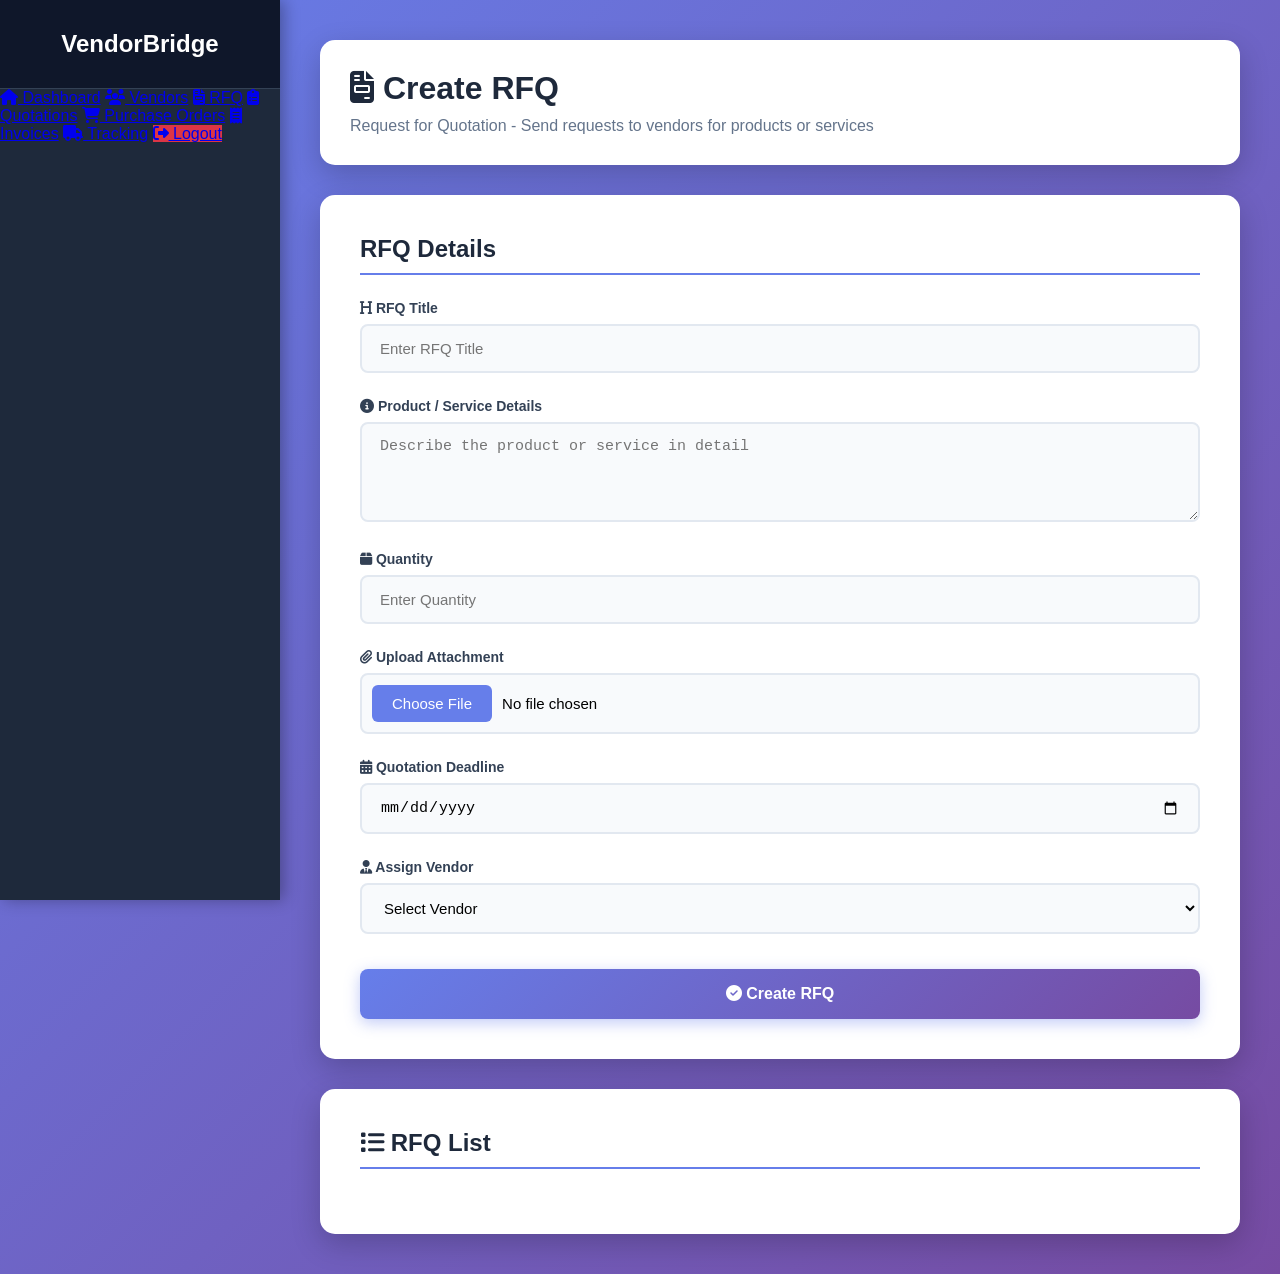
<file: rfq.html>
<!DOCTYPE html>
<html>
<head>
    <title>RFQ - VendorBridge</title>
    <meta charset="UTF-8">
    <meta name="viewport" content="width=device-width, initial-scale=1.0">
    <link rel="stylesheet" href="C:\Users\Asus\OneDrive\Desktop\hackathon\static\style.css">
    <base href="./">
    <link rel="stylesheet" href="https://cdnjs.cloudflare.com/ajax/libs/font-awesome/6.4.0/css/all.min.css">
</head>
<body>
        <div class="sidebar">
    <h2>VendorBridge</h2>
    
    <!-- User Info (shows after login) -->
    <div id="userInfo" style="padding: 15px; background: #2a3850; border-radius: 8px; margin-bottom: 20px; display: none;">
        <p id="userName" style="font-weight: 600; margin-bottom: 5px;"></p>
        <p id="userEmail" style="font-size: 12px; color: #00c2ff;"></p>
    </div>

    <a href="./index.html"><i class="fas fa-home"></i> Dashboard</a>
    <a href="./vendors.html"><i class="fas fa-users"></i> Vendors</a>
    <a href="./rfq.html"><i class="fas fa-file-invoice"></i> RFQ</a>
    <a href="./quotations.html"><i class="fas fa-clipboard-list"></i> Quotations</a>
    <a href="./po.html"><i class="fas fa-shopping-cart"></i> Purchase Orders</a>
    <a href="./invoices.html"><i class="fas fa-receipt"></i> Invoices</a>
    <a href="./tracking.html"><i class="fas fa-truck"></i> Tracking</a>
    
    <!-- Logout Button -->
    <a href="#" id="logoutBtn" style="background: #dc3545; margin-top: 20px;"><i class="fas fa-sign-out-alt"></i> Logout</a>
</div>

<script>
// Show user info after login
function showUserInfo() {
    const currentUser = localStorage.getItem('currentUser');
    if (currentUser) {
        const user = JSON.parse(currentUser);
        document.getElementById('userInfo').style.display = 'block';
        document.getElementById('userName').textContent = user.name || user.email;
        document.getElementById('userEmail').textContent = user.email || '';
    }
}

// Logout function
document.getElementById('logoutBtn').addEventListener('click', function() {
    if (confirm('Are you sure you want to logout?')) {
        localStorage.removeItem('currentUser');
        alert('Logged out successfully!');
        window.location.href = './login.html';
    }
});

// Show user info on page load
showUserInfo();
</script>
    

   

    <style>
    * {
        margin: 0;
        padding: 0;
        box-sizing: border-box;
    }

    body {
        font-family: 'Segoe UI', Tahoma, Geneva, Verdana, sans-serif;
        background: linear-gradient(135deg, #667eea 0%, #764ba2 100%);
        min-height: 100vh;
    }

    .sidebar {
        width: 280px;
        height: 100vh;
        background: #1e293b;
        color: white;
        position: fixed;
        left: 0;
        top: 0;
        box-shadow: 4px 0 15px rgba(0, 0, 0, 0.3);
        overflow-y: auto;
    }

    .sidebar h2 {
        text-align: center;
        padding: 30px 20px;
        font-size: 24px;
        border-bottom: 1px solid #334155;
        background: #0f172a;
    }

    .sidebar h2 i {
        margin-right: 10px;
        color: #667eea;
    }

    .sidebar nav {
        padding: 20px 0;
    }

    .sidebar nav a {
        display: block;
        color: #cbd5e1;
        text-decoration: none;
        padding: 15px 25px;
        transition: all 0.3s ease;
        border-left: 3px solid transparent;
        font-size: 15px;
    }

    .sidebar nav a i {
        margin-right: 12px;
        width: 20px;
        text-align: center;
    }

    .sidebar nav a:hover {
        background: #334155;
        color: white;
        border-left: 3px solid #667eea;
        padding-left: 35px;
    }

    .sidebar nav a.active {
        background: #334155;
        color: white;
        border-left: 3px solid #667eea;
    }

    .main-content {
        margin-left: 280px;
        padding: 40px;
        max-width: 1200px;
    }

    .page-header {
        background: white;
        padding: 30px;
        border-radius: 15px;
        margin-bottom: 30px;
        box-shadow: 0 10px 30px rgba(0, 0, 0, 0.2);
    }

    .page-header h1 {
        color: #1e293b;
        font-size: 32px;
        margin-bottom: 10px;
    }

    .page-header p {
        color: #64748b;
        font-size: 16px;
    }

    .form-container {
        background: white;
        padding: 40px;
        border-radius: 15px;
        margin-bottom: 30px;
        box-shadow: 0 10px 30px rgba(0, 0, 0, 0.2);
    }

    .form-container h3 {
        color: #1e293b;
        margin-bottom: 25px;
        font-size: 24px;
        border-bottom: 2px solid #667eea;
        padding-bottom: 10px;
    }

    .form-group {
        margin-bottom: 25px;
    }

    .form-group label {
        display: block;
        margin-bottom: 8px;
        color: #334155;
        font-weight: 600;
        font-size: 14px;
    }

    .form-group input,
    .form-group textarea,
    .form-group select {
        width: 100%;
        padding: 14px 18px;
        border: 2px solid #e2e8f0;
        border-radius: 8px;
        font-size: 15px;
        transition: all 0.3s ease;
        background: #f8fafc;
    }

    .form-group input:focus,
    .form-group textarea:focus,
    .form-group select:focus {
        outline: none;
        border-color: #667eea;
        background: white;
        box-shadow: 0 0 0 3px rgba(102, 126, 234, 0.1);
    }

    .form-group textarea {
        resize: vertical;
        min-height: 100px;
    }

    .form-group input[type="file"] {
        padding: 10px;
    }

    .form-group input[type="file"]::file-selector-button {
        padding: 10px 20px;
        margin-right: 10px;
        border: none;
        border-radius: 6px;
        background: #667eea;
        color: white;
        cursor: pointer;
        transition: background 0.3s ease;
    }

    .form-group input[type="file"]::file-selector-button:hover {
        background: #764ba2;
    }

    .submit-btn {
        background: linear-gradient(135deg, #667eea 0%, #764ba2 100%);
        color: white;
        padding: 16px 40px;
        border: none;
        border-radius: 8px;
        font-size: 16px;
        font-weight: 600;
        cursor: pointer;
        transition: all 0.3s ease;
        width: 100%;
        margin-top: 10px;
        box-shadow: 0 4px 15px rgba(102, 126, 234, 0.4);
    }

    .submit-btn:hover {
        transform: translateY(-2px);
        box-shadow: 0 6px 20px rgba(102, 126, 234, 0.5);
    }

    .submit-btn:active {
        transform: translateY(0);
    }

    .rfq-list-container {
        background: white;
        padding: 40px;
        border-radius: 15px;
        box-shadow: 0 10px 30px rgba(0, 0, 0, 0.2);
    }

    .rfq-list-container h3 {
        color: #1e293b;
        margin-bottom: 25px;
        font-size: 24px;
        border-bottom: 2px solid #667eea;
        padding-bottom: 10px;
    }

    #rfqList {
        list-style: none;
        padding: 0;
    }

    #rfqList li {
        background: #f8fafc;
        padding: 20px;
        margin-bottom: 15px;
        border-radius: 8px;
        border-left: 4px solid #667eea;
        transition: all 0.3s ease;
    }

    #rfqList li:hover {
        background: white;
        transform: translateX(5px);
        box-shadow: 0 4px 12px rgba(0, 0, 0, 0.1);
    }

    .rfq-item-title {
        font-weight: 600;
        color: #1e293b;
        font-size: 16px;
        margin-bottom: 8px;
    }

    .rfq-item-details {
        color: #64748b;
        font-size: 14px;
    }

    @media (max-width: 768px) {
        .sidebar {
            width: 220px;
        }
        
        .main-content {
            margin-left: 220px;
            padding: 20px;
        }
    }
    </style>

    <div class="main-content">
        <div class="page-header">
            <h1><i class="fas fa-file-invoice"></i> Create RFQ</h1>
            <p>Request for Quotation - Send requests to vendors for products or services</p>
        </div>

        <div class="form-container">
            <h3>RFQ Details</h3>
            <form onsubmit="addRFQ(event)">
                <div class="form-group">
                    <label><i class="fas fa-heading"></i> RFQ Title</label>
                    <input type="text" id="rfq-title" placeholder="Enter RFQ Title" required>
                </div>

                <div class="form-group">
                    <label><i class="fas fa-info-circle"></i> Product / Service Details</label>
                    <textarea id="rfq-details" rows="4" placeholder="Describe the product or service in detail" required></textarea>
                </div>

                <div class="form-group">
                    <label><i class="fas fa-box"></i> Quantity</label>
                    <input type="number" id="rfq-qty" min="1" placeholder="Enter Quantity" required>
                </div>

                <div class="form-group">
                    <label><i class="fas fa-paperclip"></i> Upload Attachment</label>
                    <input type="file" id="rfq-attachment">
                </div>

                <div class="form-group">
                    <label><i class="fas fa-calendar-alt"></i> Quotation Deadline</label>
                    <input type="date" id="rfq-deadline" required>
                </div>

                <div class="form-group">
                    <label><i class="fas fa-user-tie"></i> Assign Vendor</label>
                    <select id="rfq-vendor" required>
                        <option value="">Select Vendor</option>
                        <option value="ABC Suppliers">ABC Suppliers</option>
                        <option value="XYZ Traders">XYZ Traders</option>
                        <option value="Global Tech">Global Tech</option>
                        <option value="Prime Industries">Prime Industries</option>
                    </select>
                </div>

                <button type="submit" class="submit-btn">
                    <i class="fas fa-check-circle"></i> Create RFQ
                </button>
            </form>
        </div>

        <div class="rfq-list-container">
            <h3><i class="fas fa-list"></i> RFQ List</h3>
            <ul id="rfqList">
                <!-- RFQ items will be added here dynamically -->
            </ul>
        </div>
    </div>

    <script src="C:\Users\Asus\OneDrive\Desktop\hackathon\static\script.js"></script>
    <script>
    function sendRFQ() {
        fetch("http://127.0.0.1:5000/rfq", {
            method: "POST",
            headers: {"Content-Type": "application/json"},
            body: JSON.stringify({
                item: document.getElementById("item").value,
                qty: document.getElementById("qty").value
            })
        })
        .then(res => res.json())
        .then(data => alert("RFQ Created!"));
    }

    function addRFQ(event) {
        event.preventDefault();
        
        const rfqData = {
            title: document.getElementById('rfq-title').value,
            details: document.getElementById('rfq-details').value,
            quantity: document.getElementById('rfq-qty').value,
            deadline: document.getElementById('rfq-deadline').value,
            vendor: document.getElementById('rfq-vendor').value
        };

        // Add RFQ to list
        const rfqList = document.getElementById('rfqList');
        const rfqItem = document.createElement('li');
        rfqItem.innerHTML = `
            <div class="rfq-item-title">${rfqData.title}</div>
            <div class="rfq-item-details">
                ${rfqData.details} | Quantity: ${rfqData.quantity} | Vendor: ${rfqData.vendor} | Deadline: ${rfqData.deadline}
            </div>
        `;
        rfqList.appendChild(rfqItem);

        // Show success message
        alert('RFQ Created Successfully!');
        
        // Reset form
        event.target.reset();
    }
    </script>
</body>
</html>
</file>
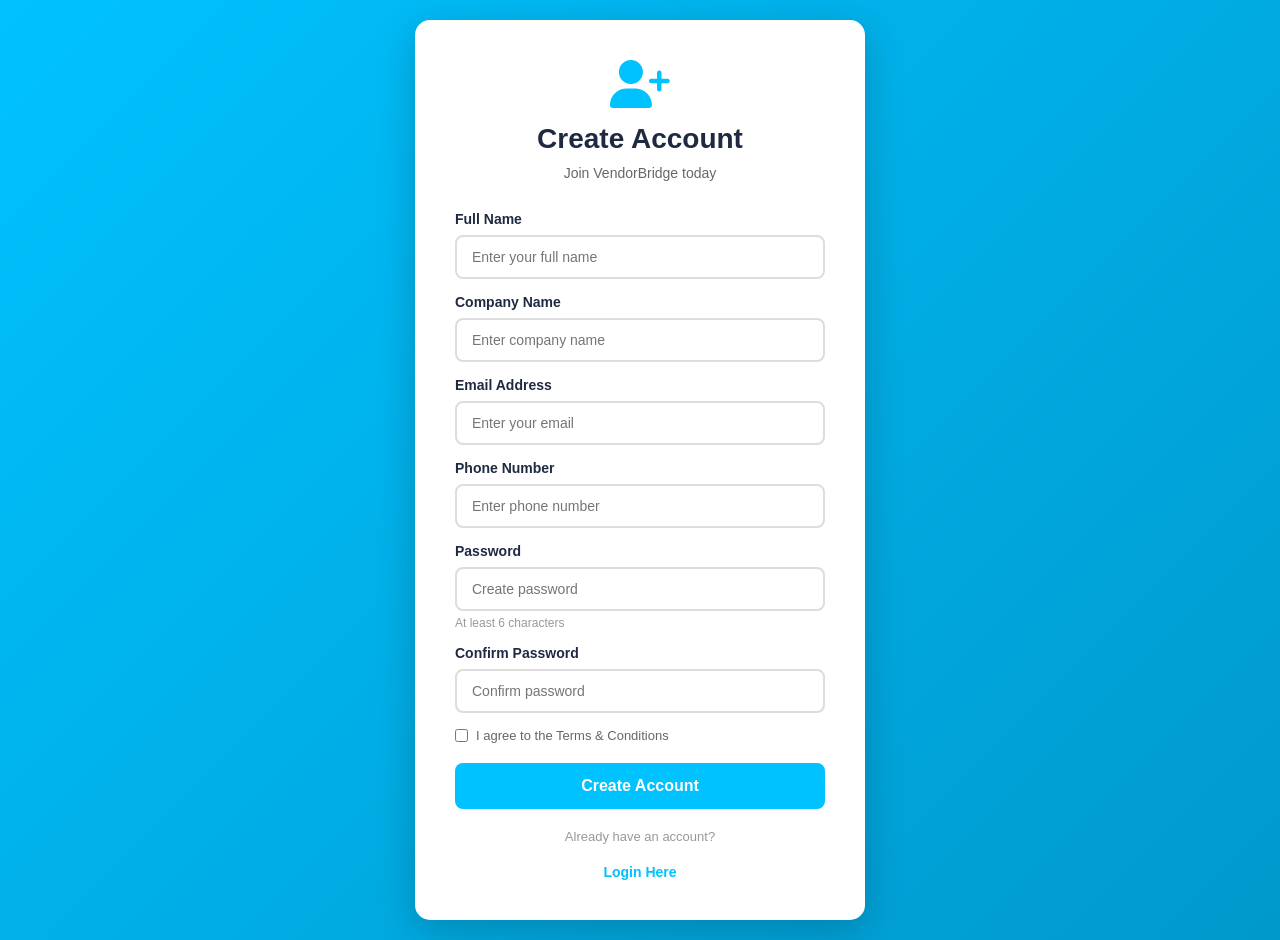
<file: signup.html>
<!DOCTYPE html>
<html lang="en">
<head>
    <meta charset="UTF-8" />
    <meta name="viewport" content="width=device-width, initial-scale=1.0" />
    <title>Sign Up - VendorBridge</title>
    <link rel="stylesheet" href="https://cdnjs.cloudflare.com/ajax/libs/font-awesome/6.4.0/css/all.min.css">
    <style>
        * {
            margin: 0;
            padding: 0;
            box-sizing: border-box;
            font-family: Arial, sans-serif;
        }

        body {
            background: linear-gradient(135deg, #00c2ff 0%, #0099cc 100%);
            min-height: 100vh;
            display: flex;
            align-items: center;
            justify-content: center;
            padding: 20px;
        }

        .signup-container {
            background: white;
            padding: 40px;
            border-radius: 15px;
            box-shadow: 0 10px 40px rgba(0, 0, 0, 0.2);
            max-width: 450px;
            width: 100%;
        }

        .signup-header {
            text-align: center;
            margin-bottom: 30px;
        }

        .signup-header i {
            font-size: 48px;
            color: #00c2ff;
            margin-bottom: 15px;
        }

        .signup-header h1 {
            color: #1f2a40;
            font-size: 28px;
            margin-bottom: 10px;
        }

        .signup-header p {
            color: #666;
            font-size: 14px;
        }

        .form-group {
            margin-bottom: 15px;
        }

        .form-group label {
            display: block;
            color: #1f2a40;
            font-weight: 600;
            margin-bottom: 8px;
            font-size: 14px;
        }

        .form-group input {
            width: 100%;
            padding: 12px 15px;
            border: 2px solid #ddd;
            border-radius: 8px;
            font-size: 14px;
            transition: 0.3s;
        }

        .form-group input:focus {
            outline: none;
            border-color: #00c2ff;
        }

        .password-info {
            color: #999;
            font-size: 12px;
            margin-top: 5px;
        }

        .terms {
            display: flex;
            align-items: center;
            gap: 8px;
            margin-bottom: 20px;
            font-size: 13px;
            color: #666;
        }

        .signup-btn {
            width: 100%;
            padding: 14px;
            background: #00c2ff;
            color: white;
            border: none;
            border-radius: 8px;
            font-size: 16px;
            font-weight: 600;
            cursor: pointer;
            transition: 0.3s;
        }

        .signup-btn:hover {
            background: #0099cc;
        }

        .divider {
            text-align: center;
            margin: 20px 0;
            color: #999;
            font-size: 13px;
        }

        .login-link {
            text-align: center;
            color: #666;
            font-size: 14px;
        }

        .login-link a {
            color: #00c2ff;
            text-decoration: none;
            font-weight: 600;
        }

        .login-link a:hover {
            text-decoration: underline;
        }
    </style>
</head>
<body>
    <div class="signup-container">
        <div class="signup-header">
            <i class="fas fa-user-plus"></i>
            <h1>Create Account</h1>
            <p>Join VendorBridge today</p>
        </div>

        <form onsubmit="handleSignup(event)">
            <div class="form-group">
                <label>Full Name</label>
                <input type="text" id="name" placeholder="Enter your full name" required>
            </div>

            <div class="form-group">
                <label>Company Name</label>
                <input type="text" id="company" placeholder="Enter company name" required>
            </div>

            <div class="form-group">
                <label>Email Address</label>
                <input type="email" id="email" placeholder="Enter your email" required>
            </div>

            <div class="form-group">
                <label>Phone Number</label>
                <input type="tel" id="phone" placeholder="Enter phone number" required>
            </div>

            <div class="form-group">
                <label>Password</label>
                <input type="password" id="password" placeholder="Create password" required>
                <p class="password-info">At least 6 characters</p>
            </div>

            <div class="form-group">
                <label>Confirm Password</label>
                <input type="password" id="confirmPassword" placeholder="Confirm password" required>
            </div>

            <label class="terms">
                <input type="checkbox" required>
                I agree to the Terms & Conditions
            </label>

            <button type="submit" class="signup-btn">Create Account</button>
        </form>

        <div class="divider">Already have an account?</div>

        <p class="login-link">
            <a href="./login.html">Login Here</a>
        </p>
    </div>

    <script>
    function handleSignup(event) {
        event.preventDefault();
        
        const name = document.getElementById('name').value;
        const company = document.getElementById('company').value;
        const email = document.getElementById('email').value;
        const phone = document.getElementById('phone').value;
        const password = document.getElementById('password').value;
        const confirmPassword = document.getElementById('confirmPassword').value;

        // Validate password
        if (password.length < 6) {
            alert('Password must be at least 6 characters long');
            return;
        }

        if (password !== confirmPassword) {
            alert('Passwords do not match');
            return;
        }

        // Check if user already exists
        const users = JSON.parse(localStorage.getItem('users') || '[]');
        const existingUser = users.find(u => u.email === email);

        if (existingUser) {
            alert('User already exists! Please login.');
            window.location.href = './login.html';
            return;
        }

        // Create new user
        const newUser = {
            name: name,
            company: company,
            email: email,
            phone: phone,
            password: password,
            isLoggedIn: true,
            createdAt: new Date().toISOString()
        };

        // Save user
        users.push(newUser);
        localStorage.setItem('users', JSON.stringify(users));
        localStorage.setItem('currentUser', JSON.stringify(newUser));

        alert('Account Created Successfully! Welcome ' + name);
        window.location.href = './index.html';
    }
    </script>
</body>
</html>
</file>
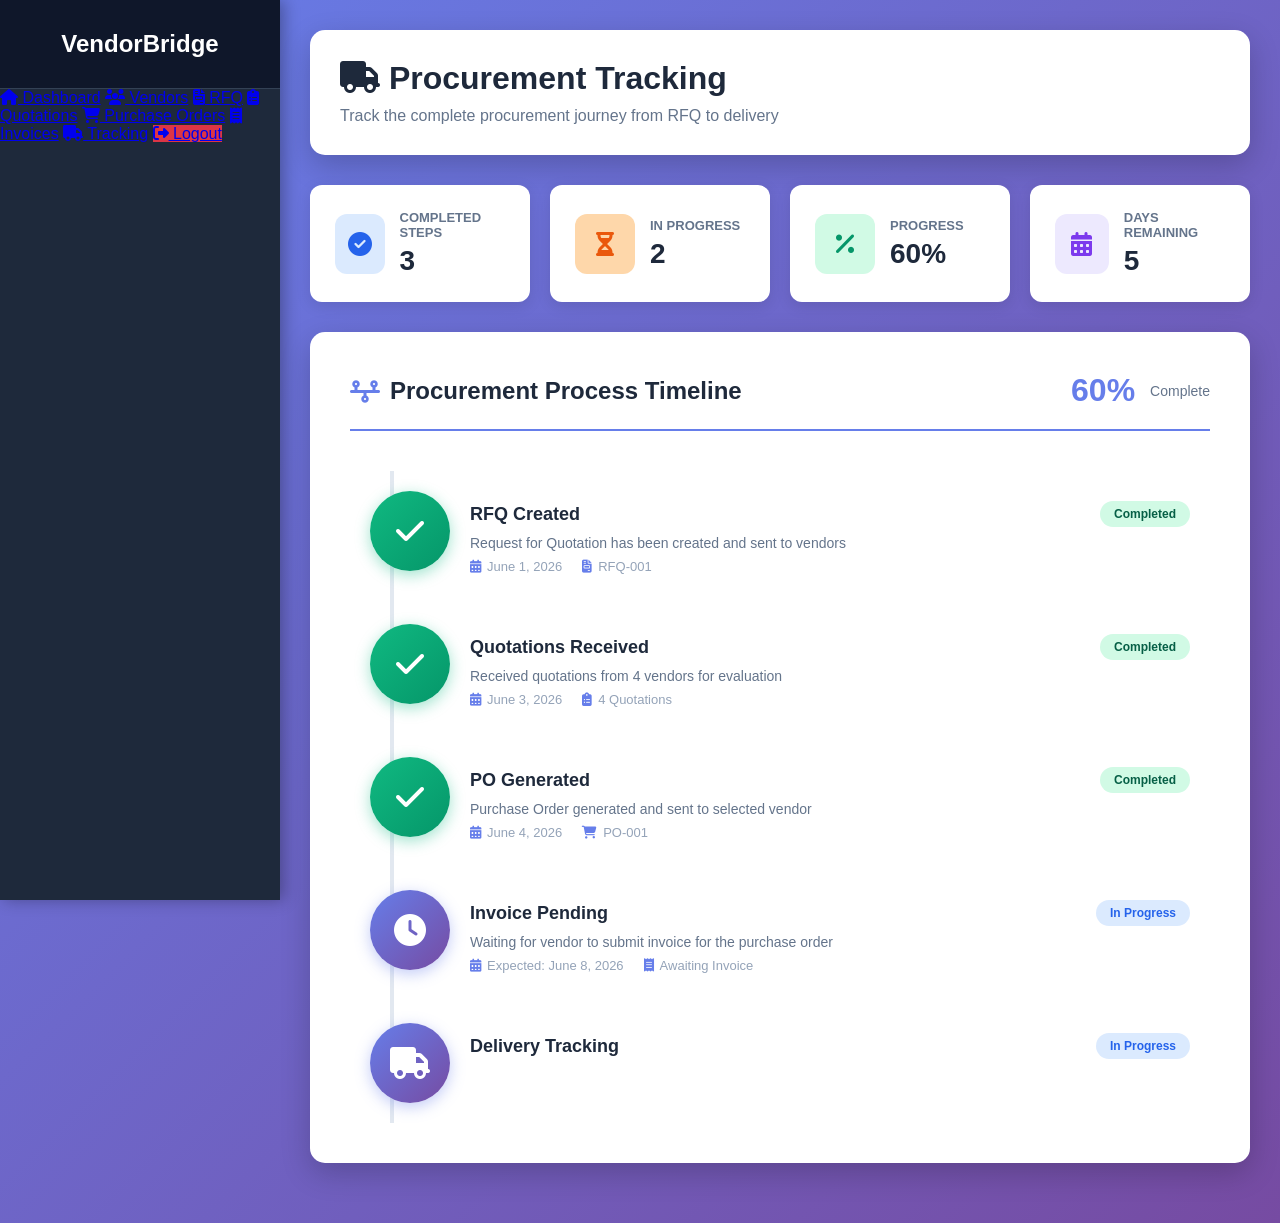
<file: tracking.html>
<!DOCTYPE html>
<html>
<head>
    <title>Tracking - VendorBridge</title>
    <meta charset="UTF-8">
    <meta name="viewport" content="width=device-width, initial-scale=1.0">
    <link rel="stylesheet" href="C:\Users\Asus\OneDrive\Desktop\hackathon\static\style.css">
    <base href="./">
    <link rel="stylesheet" href="https://cdnjs.cloudflare.com/ajax/libs/font-awesome/6.4.0/css/all.min.css">
</head>
<body>
    
    <div class="sidebar">
    <h2>VendorBridge</h2>
    
    <!-- User Info (shows after login) -->
    <div id="userInfo" style="padding: 15px; background: #2a3850; border-radius: 8px; margin-bottom: 20px; display: none;">
        <p id="userName" style="font-weight: 600; margin-bottom: 5px;"></p>
        <p id="userEmail" style="font-size: 12px; color: #00c2ff;"></p>
    </div>

    <a href="./index.html"><i class="fas fa-home"></i> Dashboard</a>
    <a href="./vendors.html"><i class="fas fa-users"></i> Vendors</a>
    <a href="./rfq.html"><i class="fas fa-file-invoice"></i> RFQ</a>
    <a href="./quotations.html"><i class="fas fa-clipboard-list"></i> Quotations</a>
    <a href="./po.html"><i class="fas fa-shopping-cart"></i> Purchase Orders</a>
    <a href="./invoices.html"><i class="fas fa-receipt"></i> Invoices</a>
    <a href="./tracking.html"><i class="fas fa-truck"></i> Tracking</a>
    
    <!-- Logout Button -->
    <a href="#" id="logoutBtn" style="background: #dc3545; margin-top: 20px;"><i class="fas fa-sign-out-alt"></i> Logout</a>
</div>

<script>
// Show user info after login
function showUserInfo() {
    const currentUser = localStorage.getItem('currentUser');
    if (currentUser) {
        const user = JSON.parse(currentUser);
        document.getElementById('userInfo').style.display = 'block';
        document.getElementById('userName').textContent = user.name || user.email;
        document.getElementById('userEmail').textContent = user.email || '';
    }
}

// Logout function
document.getElementById('logoutBtn').addEventListener('click', function() {
    if (confirm('Are you sure you want to logout?')) {
        localStorage.removeItem('currentUser');
        alert('Logged out successfully!');
        window.location.href = './login.html';
    }
});

// Show user info on page load
showUserInfo();
</script>
    

    <style>
    * {
        margin: 0;
        padding: 0;
        box-sizing: border-box;
        font-family: 'Segoe UI', Tahoma, Geneva, Verdana, sans-serif;
    }

    body {
        background: linear-gradient(135deg, #667eea 0%, #764ba2 100%);
        min-height: 100vh;
        padding: 30px;
    }

    .sidebar {
        width: 280px;
        height: 100vh;
        background: #1e293b;
        color: white;
        position: fixed;
        left: 0;
        top: 0;
        box-shadow: 4px 0 15px rgba(0, 0, 0, 0.3);
        overflow-y: auto;
    }

    .sidebar h2 {
        text-align: center;
        padding: 30px 20px;
        font-size: 24px;
        border-bottom: 1px solid #334155;
        background: #0f172a;
    }

    .sidebar h2 i {
        margin-right: 10px;
        color: #667eea;
    }

    .sidebar nav {
        padding: 20px 0;
    }

    .sidebar nav a {
        display: block;
        color: #cbd5e1;
        text-decoration: none;
        padding: 15px 25px;
        transition: all 0.3s ease;
        border-left: 3px solid transparent;
        font-size: 15px;
    }

    .sidebar nav a i {
        margin-right: 12px;
        width: 20px;
        text-align: center;
    }

    .sidebar nav a:hover {
        background: #334155;
        color: white;
        border-left: 3px solid #667eea;
        padding-left: 35px;
    }

    .sidebar nav a.active {
        background: #334155;
        color: white;
        border-left: 3px solid #667eea;
    }

    .main-content {
        margin-left: 280px;
        max-width: 1200px;
        margin-right: auto;
    }

    .page-header {
        background: white;
        padding: 30px;
        border-radius: 15px;
        margin-bottom: 30px;
        box-shadow: 0 10px 30px rgba(0, 0, 0, 0.2);
    }

    .page-header h1 {
        color: #1e293b;
        font-size: 32px;
        margin-bottom: 10px;
    }

    .page-header p {
        color: #64748b;
        font-size: 16px;
    }

    .tracking-container {
        background: white;
        padding: 40px;
        border-radius: 15px;
        box-shadow: 0 10px 30px rgba(0, 0, 0, 0.2);
        margin-bottom: 30px;
    }

    .tracking-header {
        display: flex;
        justify-content: space-between;
        align-items: center;
        margin-bottom: 40px;
        padding-bottom: 20px;
        border-bottom: 2px solid #667eea;
    }

    .tracking-header h2 {
        color: #1e293b;
        font-size: 24px;
        display: flex;
        align-items: center;
        gap: 10px;
    }

    .tracking-header h2 i {
        color: #667eea;
    }

    .progress-indicator {
        display: flex;
        align-items: center;
        gap: 15px;
    }

    .progress-percent {
        font-size: 32px;
        font-weight: 700;
        color: #667eea;
    }

    .progress-label {
        color: #64748b;
        font-size: 14px;
    }

    .timeline {
        display: flex;
        flex-direction: column;
        gap: 0;
        position: relative;
    }

    .timeline::before {
        content: '';
        position: absolute;
        left: 40px;
        top: 0;
        width: 4px;
        height: 100%;
        background: #e2e8f0;
        z-index: 0;
    }

    .timeline-step {
        display: flex;
        gap: 20px;
        position: relative;
        padding: 20px;
        transition: all 0.3s ease;
    }

    .timeline-step:hover {
        transform: translateX(5px);
    }

    .timeline-icon {
        width: 80px;
        height: 80px;
        border-radius: 50%;
        display: flex;
        align-items: center;
        justify-content: center;
        font-size: 32px;
        position: relative;
        z-index: 1;
        transition: all 0.3s ease;
    }

    .timeline-icon.completed {
        background: linear-gradient(135deg, #10b981 0%, #059669 100%);
        color: white;
        box-shadow: 0 4px 15px rgba(16, 185, 129, 0.4);
    }

    .timeline-icon.current {
        background: linear-gradient(135deg, #667eea 0%, #764ba2 100%);
        color: white;
        box-shadow: 0 4px 15px rgba(102, 126, 234, 0.4);
        animation: pulse 2s infinite;
    }

    .timeline-icon.pending {
        background: #f1f5f9;
        color: #94a3b8;
    }

    @keyframes pulse {
        0%, 100% {
            transform: scale(1);
        }
        50% {
            transform: scale(1.1);
        }
    }

    .timeline-content {
        flex: 1;
        padding: 10px 0;
    }

    .timeline-header {
        display: flex;
        justify-content: space-between;
        align-items: center;
        margin-bottom: 8px;
    }

    .timeline-title {
        font-size: 18px;
        font-weight: 700;
        color: #1e293b;
    }

    .timeline-status {
        padding: 6px 14px;
        border-radius: 20px;
        font-size: 12px;
        font-weight: 600;
    }

    .timeline-status.completed {
        background: #d1fae5;
        color: #065f46;
    }

    .timeline-status.current {
        background: #dbeafe;
        color: #2563eb;
    }

    .timeline-status.pending {
        background: #f1f5f9;
        color: #94a3b8;
    }

    .timeline-description {
        color: #64748b;
        font-size: 14px;
        margin-bottom: 8px;
    }

    .timeline-meta {
        display: flex;
        gap: 20px;
        font-size: 13px;
        color: #94a3b8;
    }

    .timeline-meta span {
        display: flex;
        align-items: center;
        gap: 6px;
    }

    .timeline-meta i {
        color: #667eea;
    }

    .delivery-card {
        background: linear-gradient(135deg, #667eea 0%, #764ba2 100%);
        padding: 30px;
        border-radius: 12px;
        margin-top: 30px;
        color: white;
    }

    .delivery-header {
        display: flex;
        justify-content: space-between;
        align-items: center;
        margin-bottom: 20px;
    }

    .delivery-header h3 {
        font-size: 20px;
        display: flex;
        align-items: center;
        gap: 10px;
    }

    .delivery-progress {
        background: rgba(255, 255, 255, 0.2);
        height: 60px;
        border-radius: 10px;
        display: flex;
        align-items: center;
        justify-content: center;
        font-size: 24px;
        font-weight: 700;
        margin-bottom: 15px;
    }

    .delivery-info {
        display: grid;
        grid-template-columns: repeat(auto-fit, minmax(200px, 1fr));
        gap: 20px;
    }

    .delivery-item {
        background: rgba(255, 255, 255, 0.1);
        padding: 15px;
        border-radius: 8px;
    }

    .delivery-item label {
        font-size: 12px;
        opacity: 0.8;
        margin-bottom: 5px;
    }

    .delivery-item p {
        font-size: 16px;
        font-weight: 600;
    }

    .stats-grid {
        display: grid;
        grid-template-columns: repeat(auto-fit, minmax(220px, 1fr));
        gap: 20px;
        margin-bottom: 30px;
    }

    .stat-card {
        background: white;
        padding: 25px;
        border-radius: 12px;
        box-shadow: 0 4px 15px rgba(0, 0, 0, 0.1);
        display: flex;
        align-items: center;
        gap: 15px;
    }

    .stat-icon {
        width: 60px;
        height: 60px;
        border-radius: 12px;
        display: flex;
        align-items: center;
        justify-content: center;
        font-size: 24px;
    }

    .stat-icon.blue {
        background: #dbeafe;
        color: #2563eb;
    }

    .stat-icon.green {
        background: #d1fae5;
        color: #059669;
    }

    .stat-icon.orange {
        background: #fed7aa;
        color: #ea580c;
    }

    .stat-icon.purple {
        background: #ede9fe;
        color: #7c3aed;
    }

    .stat-info h4 {
        color: #64748b;
        font-size: 13px;
        margin-bottom: 5px;
        text-transform: uppercase;
    }

    .stat-info p {
        color: #1e293b;
        font-size: 28px;
        font-weight: 700;
    }

    @media (max-width: 768px) {
        .sidebar {
            width: 220px;
        }

        .main-content {
            margin-left: 220px;
            padding: 20px;
        }

        .timeline {
            flex-direction: column;
        }

        .timeline::before {
            left: 20px;
        }

        .timeline-icon {
            width: 50px;
            height: 50px;
            font-size: 20px;
        }

        .stats-grid {
            grid-template-columns: 1fr;
        }

        .delivery-info {
            grid-template-columns: 1fr;
        }
    }
    </style>

    <div class="main-content">
        <div class="page-header">
            <h1><i class="fas fa-truck"></i> Procurement Tracking</h1>
            <p>Track the complete procurement journey from RFQ to delivery</p>
        </div>

        <div class="stats-grid">
            <div class="stat-card">
                <div class="stat-icon blue">
                    <i class="fas fa-check-circle"></i>
                </div>
                <div class="stat-info">
                    <h4>Completed Steps</h4>
                    <p id="completedSteps">3</p>
                </div>
            </div>
            <div class="stat-card">
                <div class="stat-icon orange">
                    <i class="fas fa-hourglass-half"></i>
                </div>
                <div class="stat-info">
                    <h4>In Progress</h4>
                    <p id="inProgress">2</p>
                </div>
            </div>
            <div class="stat-card">
                <div class="stat-icon green">
                    <i class="fas fa-percent"></i>
                </div>
                <div class="stat-info">
                    <h4>Progress</h4>
                    <p id="progressPercent">60%</p>
                </div>
            </div>
            <div class="stat-card">
                <div class="stat-icon purple">
                    <i class="fas fa-calendar-alt"></i>
                </div>
                <div class="stat-info">
                    <h4>Days Remaining</h4>
                    <p id="daysRemaining">5</p>
                </div>
            </div>
        </div>

        <div class="tracking-container">
            <div class="tracking-header">
                <h2><i class="fas fa-timeline"></i> Procurement Process Timeline</h2>
                <div class="progress-indicator">
                    <span class="progress-percent" id="headerProgress">60%</span>
                    <span class="progress-label">Complete</span>
                </div>
            </div>

            <div class="timeline">
                <div class="timeline-step">
                    <div class="timeline-icon completed">
                        <i class="fas fa-check"></i>
                    </div>
                    <div class="timeline-content">
                        <div class="timeline-header">
                            <h3 class="timeline-title">RFQ Created</h3>
                            <span class="timeline-status completed">Completed</span>
                        </div>
                        <p class="timeline-description">Request for Quotation has been created and sent to vendors</p>
                        <div class="timeline-meta">
                            <span><i class="fas fa-calendar-alt"></i> June 1, 2026</span>
                            <span><i class="fas fa-file-invoice"></i> RFQ-001</span>
                        </div>
                    </div>
                </div>

                <div class="timeline-step">
                    <div class="timeline-icon completed">
                        <i class="fas fa-check"></i>
                    </div>
                    <div class="timeline-content">
                        <div class="timeline-header">
                            <h3 class="timeline-title">Quotations Received</h3>
                            <span class="timeline-status completed">Completed</span>
                        </div>
                        <p class="timeline-description">Received quotations from 4 vendors for evaluation</p>
                        <div class="timeline-meta">
                            <span><i class="fas fa-calendar-alt"></i> June 3, 2026</span>
                            <span><i class="fas fa-clipboard-list"></i> 4 Quotations</span>
                        </div>
                    </div>
                </div>

                <div class="timeline-step">
                    <div class="timeline-icon completed">
                        <i class="fas fa-check"></i>
                    </div>
                    <div class="timeline-content">
                        <div class="timeline-header">
                            <h3 class="timeline-title">PO Generated</h3>
                            <span class="timeline-status completed">Completed</span>
                        </div>
                        <p class="timeline-description">Purchase Order generated and sent to selected vendor</p>
                        <div class="timeline-meta">
                            <span><i class="fas fa-calendar-alt"></i> June 4, 2026</span>
                            <span><i class="fas fa-shopping-cart"></i> PO-001</span>
                        </div>
                    </div>
                </div>

                <div class="timeline-step">
                    <div class="timeline-icon current">
                        <i class="fas fa-clock"></i>
                    </div>
                    <div class="timeline-content">
                        <div class="timeline-header">
                            <h3 class="timeline-title">Invoice Pending</h3>
                            <span class="timeline-status current">In Progress</span>
                        </div>
                        <p class="timeline-description">Waiting for vendor to submit invoice for the purchase order</p>
                        <div class="timeline-meta">
                            <span><i class="fas fa-calendar-alt"></i> Expected: June 8, 2026</span>
                            <span><i class="fas fa-receipt"></i> Awaiting Invoice</span>
                        </div>
                    </div>
                </div>

                <div class="timeline-step">
                    <div class="timeline-icon current">
                        <i class="fas fa-truck"></i>
                    </div>
                    <div class="timeline-content">
                        <div class="timeline-header">
                            <h3 class="timeline-title">Delivery Tracking</h3>
                            <span class="timeline-status current">In Progress</span>
                        </div>
                        <p
</file>
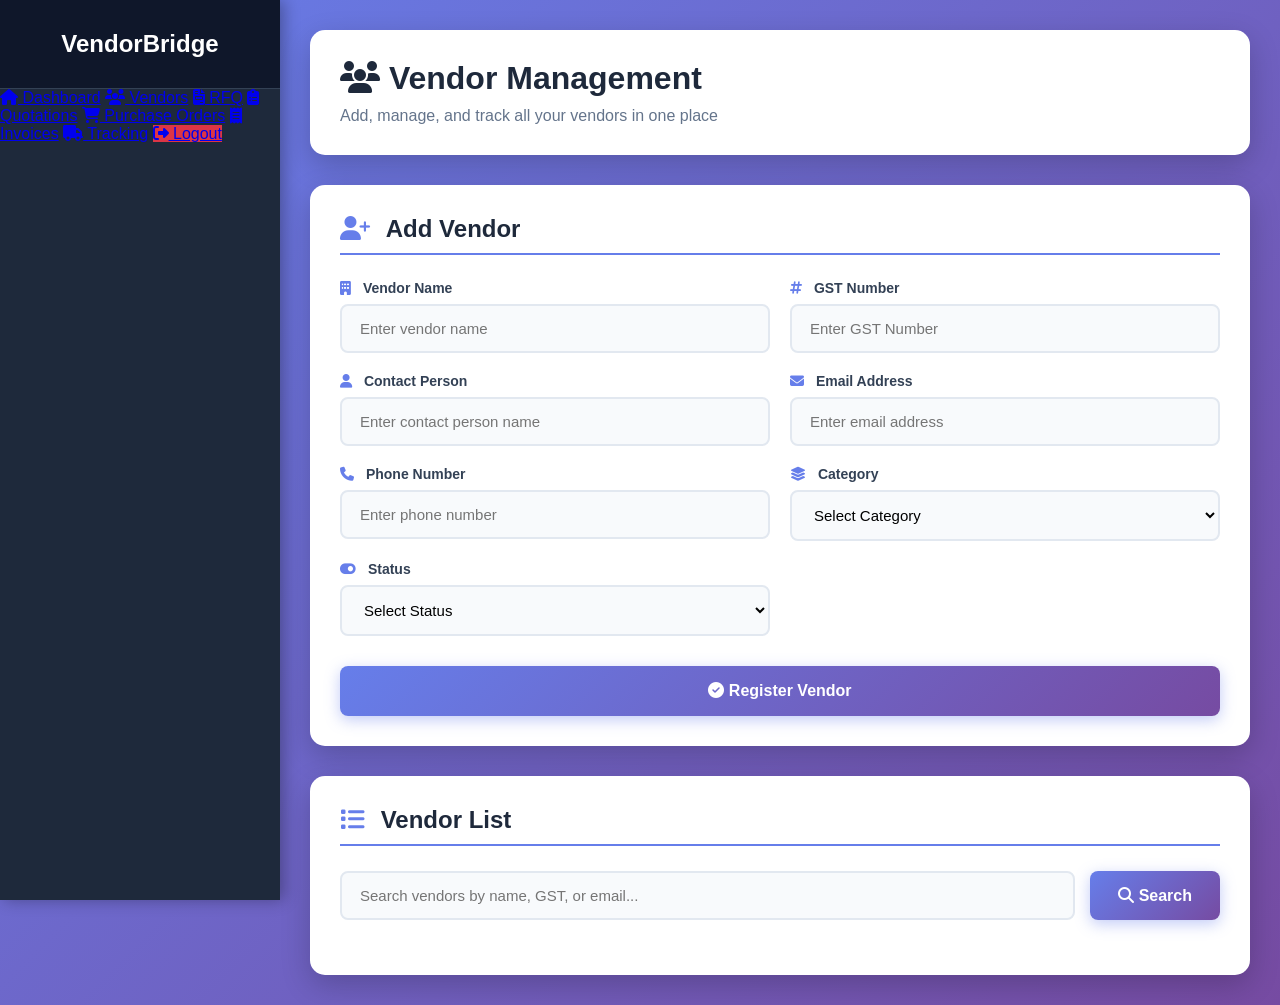
<file: vendors.html>
<!DOCTYPE html>
<html>
<head>
    <title>Vendors - VendorBridge</title>
    <meta charset="UTF-8">
    <meta name="viewport" content="width=device-width, initial-scale=1.0">
    <link rel="stylesheet" href="C:\Users\Asus\OneDrive\Desktop\hackathon\static\style.css">
    <base href="./">
    <link rel="stylesheet" href="https://cdnjs.cloudflare.com/ajax/libs/font-awesome/6.4.0/css/all.min.css">
</head>
<body>
        <div class="sidebar">
    <h2>VendorBridge</h2>
    
    <!-- User Info (shows after login) -->
    <div id="userInfo" style="padding: 15px; background: #2a3850; border-radius: 8px; margin-bottom: 20px; display: none;">
        <p id="userName" style="font-weight: 600; margin-bottom: 5px;"></p>
        <p id="userEmail" style="font-size: 12px; color: #00c2ff;"></p>
    </div>

    <a href="./index.html"><i class="fas fa-home"></i> Dashboard</a>
    <a href="./vendors.html"><i class="fas fa-users"></i> Vendors</a>
    <a href="./rfq.html"><i class="fas fa-file-invoice"></i> RFQ</a>
    <a href="./quotations.html"><i class="fas fa-clipboard-list"></i> Quotations</a>
    <a href="./po.html"><i class="fas fa-shopping-cart"></i> Purchase Orders</a>
    <a href="./invoices.html"><i class="fas fa-receipt"></i> Invoices</a>
    <a href="./tracking.html"><i class="fas fa-truck"></i> Tracking</a>
    
    <!-- Logout Button -->
    <a href="#" id="logoutBtn" style="background: #dc3545; margin-top: 20px;"><i class="fas fa-sign-out-alt"></i> Logout</a>
</div>

<script>
// Show user info after login
function showUserInfo() {
    const currentUser = localStorage.getItem('currentUser');
    if (currentUser) {
        const user = JSON.parse(currentUser);
        document.getElementById('userInfo').style.display = 'block';
        document.getElementById('userName').textContent = user.name || user.email;
        document.getElementById('userEmail').textContent = user.email || '';
    }
}

// Logout function
document.getElementById('logoutBtn').addEventListener('click', function() {
    if (confirm('Are you sure you want to logout?')) {
        localStorage.removeItem('currentUser');
        alert('Logged out successfully!');
        window.location.href = './login.html';
    }
});

// Show user info on page load
showUserInfo();
</script>
    
    
    <style>
    * {
        margin: 0;
        padding: 0;
        box-sizing: border-box;
        font-family: 'Segoe UI', Tahoma, Geneva, Verdana, sans-serif;
    }

    body {
        background: linear-gradient(135deg, #667eea 0%, #764ba2 100%);
        min-height: 100vh;
        padding: 30px;
    }

    .sidebar {
        width: 280px;
        height: 100vh;
        background: #1e293b;
        color: white;
        position: fixed;
        left: 0;
        top: 0;
        box-shadow: 4px 0 15px rgba(0, 0, 0, 0.3);
        overflow-y: auto;
    }

    .sidebar h2 {
        text-align: center;
        padding: 30px 20px;
        font-size: 24px;
        border-bottom: 1px solid #334155;
        background: #0f172a;
    }

    .sidebar h2 i {
        margin-right: 10px;
        color: #667eea;
    }

    .sidebar nav {
        padding: 20px 0;
    }

    .sidebar nav a {
        display: block;
        color: #cbd5e1;
        text-decoration: none;
        padding: 15px 25px;
        transition: all 0.3s ease;
        border-left: 3px solid transparent;
        font-size: 15px;
    }

    .sidebar nav a i {
        margin-right: 12px;
        width: 20px;
        text-align: center;
    }

    .sidebar nav a:hover {
        background: #334155;
        color: white;
        border-left: 3px solid #667eea;
        padding-left: 35px;
    }

    .sidebar nav a.active {
        background: #334155;
        color: white;
        border-left: 3px solid #667eea;
    }

    .main {
        margin-left: 280px;
        max-width: 1200px;
        margin-right: auto;
    }

    .page-header {
        background: white;
        padding: 30px;
        border-radius: 15px;
        margin-bottom: 30px;
        box-shadow: 0 10px 30px rgba(0, 0, 0, 0.2);
    }

    .page-header h1 {
        color: #1e293b;
        font-size: 32px;
        margin-bottom: 10px;
    }

    .page-header p {
        color: #64748b;
        font-size: 16px;
    }

    .card {
        background: white;
        padding: 30px;
        border-radius: 15px;
        box-shadow: 0 10px 30px rgba(0, 0, 0, 0.2);
        margin-bottom: 30px;
    }

    .card h2 {
        margin-bottom: 25px;
        color: #1e293b;
        font-size: 24px;
        border-bottom: 2px solid #667eea;
        padding-bottom: 10px;
    }

    .card h2 i {
        margin-right: 10px;
        color: #667eea;
    }

    form {
        display: grid;
        grid-template-columns: 1fr 1fr;
        gap: 20px;
    }

    .form-group {
        display: flex;
        flex-direction: column;
    }

    .form-group.full-width {
        grid-column: span 2;
    }

    .form-group label {
        margin-bottom: 8px;
        color: #334155;
        font-weight: 600;
        font-size: 14px;
    }

    .form-group label i {
        margin-right: 8px;
        color: #667eea;
    }

    input,
    select {
        padding: 14px 18px;
        border: 2px solid #e2e8f0;
        border-radius: 8px;
        font-size: 15px;
        transition: all 0.3s ease;
        background: #f8fafc;
    }

    input:focus,
    select:focus {
        outline: none;
        border-color: #667eea;
        background: white;
        box-shadow: 0 0 0 3px rgba(102, 126, 234, 0.1);
    }

    button {
        grid-column: span 2;
        padding: 16px 40px;
        background: linear-gradient(135deg, #667eea 0%, #764ba2 100%);
        color: white;
        border: none;
        border-radius: 8px;
        cursor: pointer;
        font-size: 16px;
        font-weight: 600;
        transition: all 0.3s ease;
        margin-top: 10px;
        box-shadow: 0 4px 15px rgba(102, 126, 234, 0.4);
    }

    button:hover {
        transform: translateY(-2px);
        box-shadow: 0 6px 20px rgba(102, 126, 234, 0.5);
    }

    button:active {
        transform: translateY(0);
    }

    .search-section {
        display: flex;
        gap: 15px;
        margin-bottom: 25px;
    }

    .search-section input {
        flex: 1;
    }

    .search-section button {
        grid-column: auto;
        margin-top: 0;
        padding: 14px 28px;
        width: auto;
    }

    table {
        width: 100%;
        border-collapse: collapse;
        margin-top: 20px;
    }

    th, td {
        padding: 16px;
        border-bottom: 1px solid #e2e8f0;
        text-align: left;
    }

    th {
        background: linear-gradient(135deg, #667eea 0%, #764ba2 100%);
        color: white;
        font-weight: 600;
        text-transform: uppercase;
        font-size: 13px;
        letter-spacing: 0.5px;
    }

    tr:hover {
        background: #f8fafc;
    }

    .status-badge {
        padding: 6px 14px;
        border-radius: 20px;
        font-size: 13px;
        font-weight: 600;
        display: inline-block;
    }

    .active {
        background: #d1fae5;
        color: #065f46;
    }

    .pending {
        background: #fef3c7;
        color: #92400e;
    }

    .inactive {
        background: #fee2e2;
        color: #991b1b;
    }

    .vendor-list-container {
        background: white;
        padding: 30px;
        border-radius: 15px;
        box-shadow: 0 10px 30px rgba(0, 0, 0, 0.2);
    }

    .vendor-list-container h3 {
        color: #1e293b;
        margin-bottom: 25px;
        font-size: 24px;
        border-bottom: 2px solid #667eea;
        padding-bottom: 10px;
    }

    .vendor-list-container h3 i {
        margin-right: 10px;
        color: #667eea;
    }

    #vendorList {
        list-style: none;
        padding: 0;
    }

    #vendorList li {
        background: #f8fafc;
        padding: 20px;
        margin-bottom: 15px;
        border-radius: 8px;
        border-left: 4px solid #667eea;
        transition: all 0.3s ease;
    }

    #vendorList li:hover {
        background: white;
        transform: translateX(5px);
        box-shadow: 0 4px 12px rgba(0, 0, 0, 0.1);
    }

    .vendor-item-name {
        font-weight: 600;
        color: #1e293b;
        font-size: 16px;
        margin-bottom: 8px;
    }

    .vendor-item-details {
        color: #64748b;
        font-size: 14px;
        display: flex;
        flex-wrap: wrap;
        gap: 15px;
    }

    .vendor-item-details span {
        display: flex;
        align-items: center;
    }

    .vendor-item-details i {
        margin-right: 6px;
        color: #667eea;
    }

    @media (max-width: 768px) {
        .sidebar {
            width: 220px;
        }

        .main {
            margin-left: 220px;
            padding: 20px;
        }

        form {
            grid-template-columns: 1fr;
        }

        .form-group.full-width {
            grid-column: span 1;
        }

        button {
            grid-column: span 1;
        }
    }
    </style>

    <div class="main">
        <div class="page-header">
            <h1><i class="fas fa-users"></i> Vendor Management</h1>
            <p>Add, manage, and track all your vendors in one place</p>
        </div>

        <div class="card">
            <h2><i class="fas fa-user-plus"></i> Add Vendor</h2>
            <form onsubmit="addVendor(event)">
                <div class="form-group">
                    <label><i class="fas fa-building"></i> Vendor Name</label>
                    <input type="text" id="vendor-name" placeholder="Enter vendor name" required>
                </div>

                <div class="form-group">
                    <label><i class="fas fa-hashtag"></i> GST Number</label>
                    <input type="text" id="gst-number" placeholder="Enter GST Number" required>
                </div>

                <div class="form-group">
                    <label><i class="fas fa-user"></i> Contact Person</label>
                    <input type="text" id="contact-person" placeholder="Enter contact person name" required>
                </div>

                <div class="form-group">
                    <label><i class="fas fa-envelope"></i> Email Address</label>
                    <input type="email" id="email" placeholder="Enter email address" required>
                </div>

                <div class="form-group">
                    <label><i class="fas fa-phone"></i> Phone Number</label>
                    <input type="tel" id="phone" placeholder="Enter phone number" required>
                </div>

                <div class="form-group">
                    <label><i class="fas fa-layer-group"></i> Category</label>
                    <select id="category" required>
                        <option value="">Select Category</option>
                        <option value="Raw Material">Raw Material</option>
                        <option value="IT Services">IT Services</option>
                        <option value="Logistics">Logistics</option>
                        <option value="Manufacturing">Manufacturing</option>
                    </select>
                </div>

                <div class="form-group">
                    <label><i class="fas fa-toggle-on"></i> Status</label>
                    <select id="status" required>
                        <option value="">Select Status</option>
                        <option value="Active">Active</option>
                        <option value="Pending">Pending</option>
                        <option value="Inactive">Inactive</option>
                    </select>
                </div>

                <button type="submit">
                    <i class="fas fa-check-circle"></i> Register Vendor
                </button>
            </form>
        </div>

        <div class="vendor-list-container">
            <h3><i class="fas fa-list"></i> Vendor List</h3>
            
            <div class="search-section">
                <input type="text" id="searchVendor" placeholder="Search vendors by name, GST, or email...">
                <button onclick="searchVendor()" style="grid-column: auto; margin-top: 0; width: auto;">
                    <i class="fas fa-search"></i> Search
                </button>
            </div>

            <ul id="vendorList"></ul>
        </div>
    </div>

    <script src="C:\Users\Asus\OneDrive\Desktop\hackathon\static\script.js"></script>
    <script>
    // Fetch vendors from backend
    fetch("http://127.0.0.1:5000/vendors")
        .then(res => res.json())
        .then(data => {
            displayVendors(data);
        })
        .catch(err => {
            console.log('Using local vendor data');
        });

    function displayVendors(vendors) {
        const vendorList = document.getElementById('vendorList');
        vendorList.innerHTML = '';
        
        vendors.forEach(v => {
            const li = document.createElement('li');
            li.innerHTML = `
                <div class="vendor-item-name">${v.name}</div>
                <div class="vendor-item-details">
                    <span><i class="fas fa-hashtag"></i> GST: ${v.gstNumber}</span>
                    <span><i class="fas fa-envelope"></i> ${v.email}</span>
                    <span><i class="fas fa-phone"></i> ${v.phone}</span>
                    <span><i class="fas fa-layer-group"></i> ${v.category}</span>
                    <span class="status-badge ${v.status.toLowerCase()}">${v.status}</span>
                </div>
            `;
            vendorList.appendChild(li);
        });
    }

    function addVendor(event) {
        event.preventDefault();
        
        const vendorData = {
            name: document.getElementById('vendor-name').value,
            gstNumber: document.getElementById('gst-number').value,
            contactPerson: document.getElementById('contact-person').value,
            email: document.getElementById('email').value,
            phone: document.getElementById('phone').value,
            category: document.getElementById('category').value,
            status: document.getElementById('status').value
        };

        // Add vendor to list
        const vendorList = document.getElementById('vendorList');
        const li = document.createElement('li');
        li.innerHTML = `
            <div class="vendor-item-name">${vendorData.name}</div>
            <div class="vendor-item-details">
                <span><i class="fas fa-hashtag"></i> GST: ${vendorData.gstNumber}</span>
                <span><i class="fas fa-envelope"></i> ${vendorData.email}</span>
                <span><i class="fas fa-phone"></i> ${vendorData.phone}</span>
                <span><i class="fas fa-layer-group"></i> ${vendorData.category}</span>
                <span class="status-badge ${vendorData.status.toLowerCase()}">${vendorData.status}</span>
            </div>
        `;
        vendorList.insertBefore(li, vendorList.firstChild);

        // Show success message
        alert('Vendor Registered Successfully!');
        
        // Reset form
        event.target.reset();
    }

    function searchVendor() {
        const searchTerm = document.getElementById('searchVendor').value.toLowerCase();
        const vendorItems = document.querySelectorAll('#vendorList li');
        
        vendorItems.forEach(item => {
            const text = item.textContent.toLowerCase();
            if (text.includes(searchTerm)) {
                item.style.display = 'block';
            } else {
                item.style.display = 'none';
            }
        });
    }
    </script>
</body>
</html>
</file>
